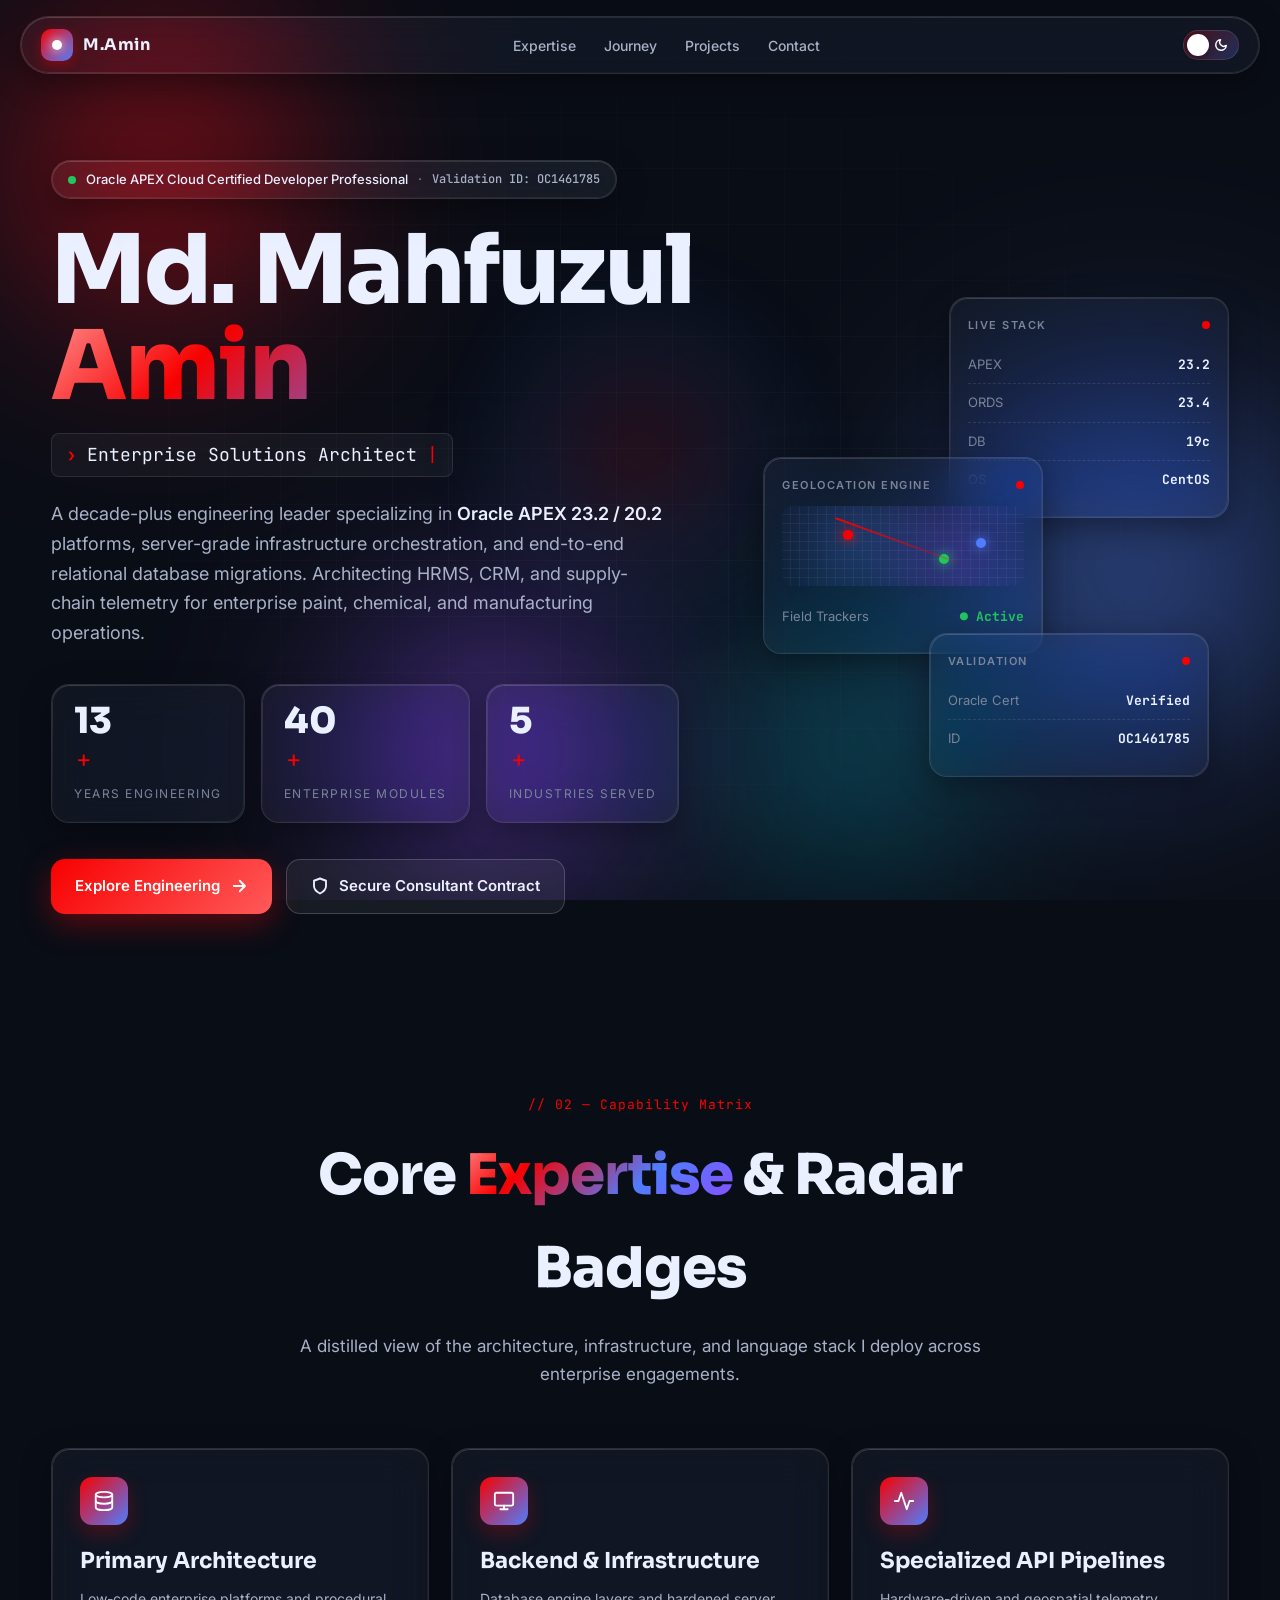
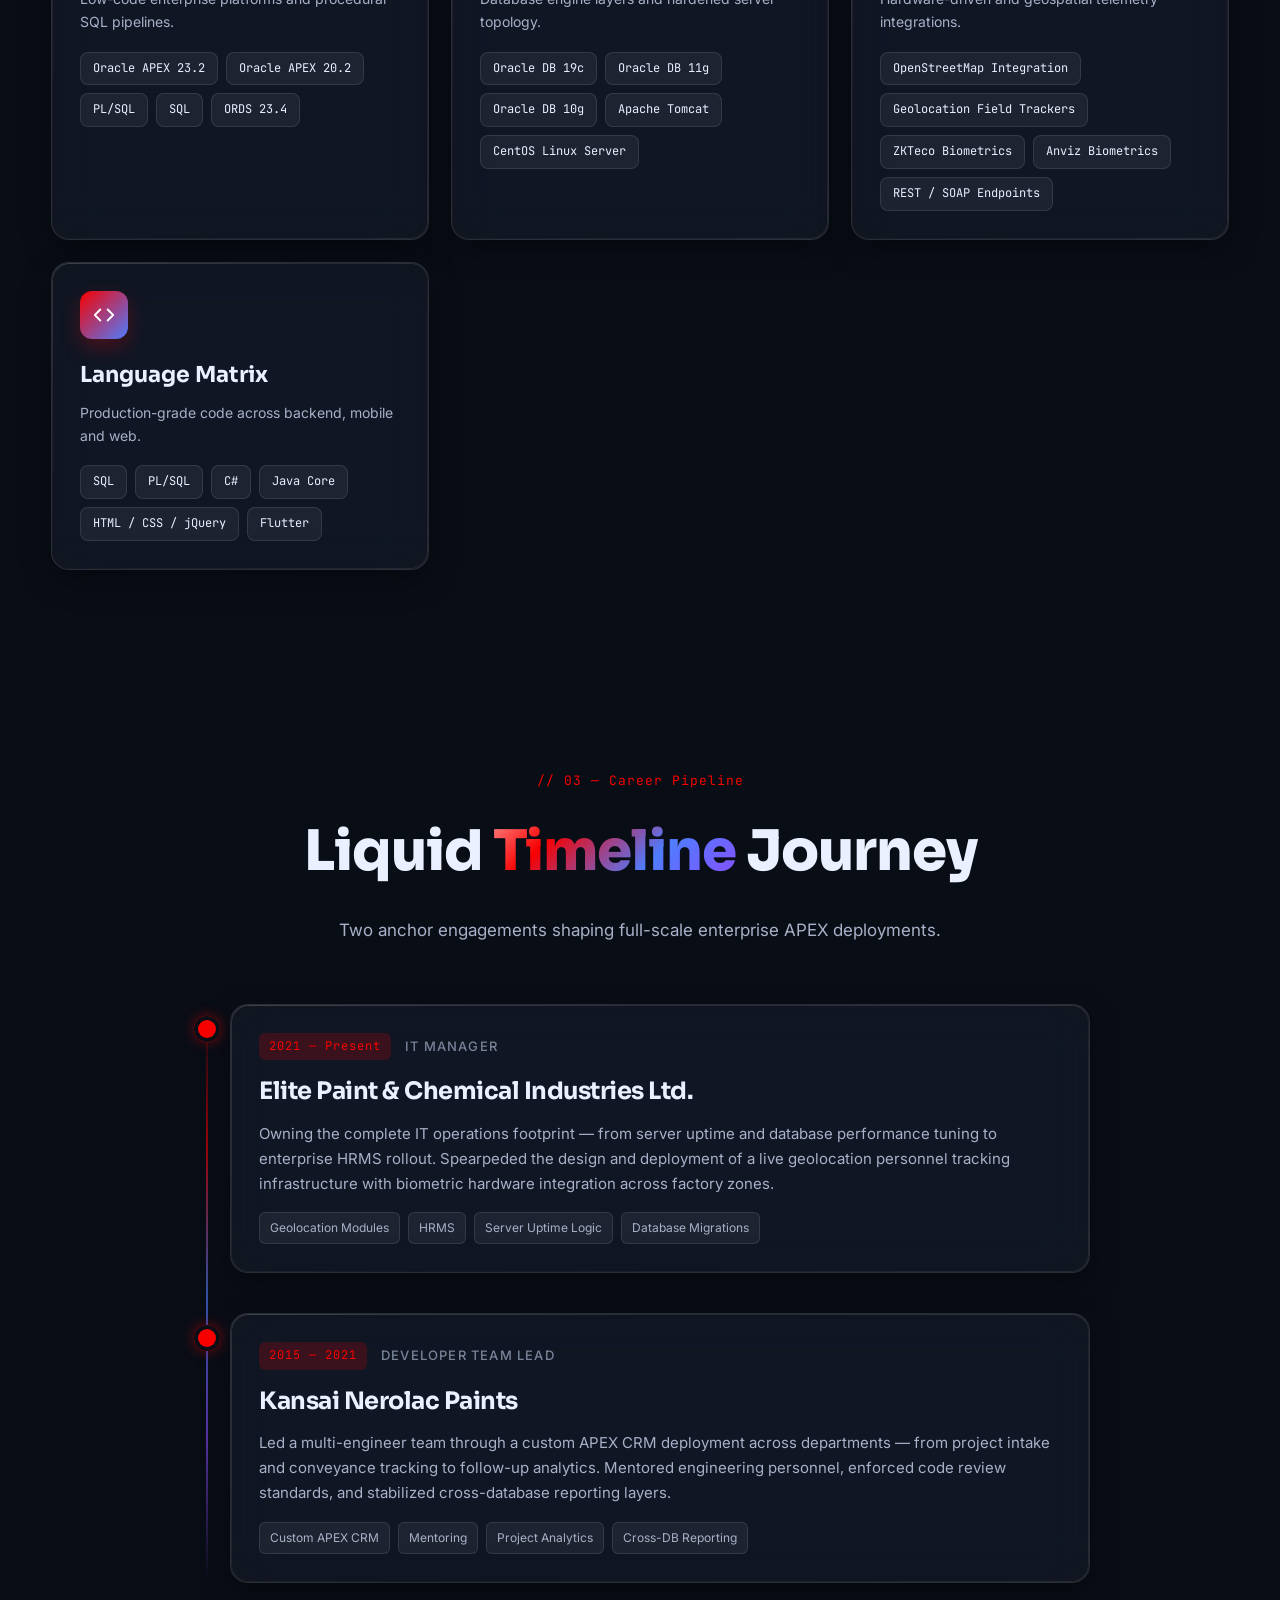
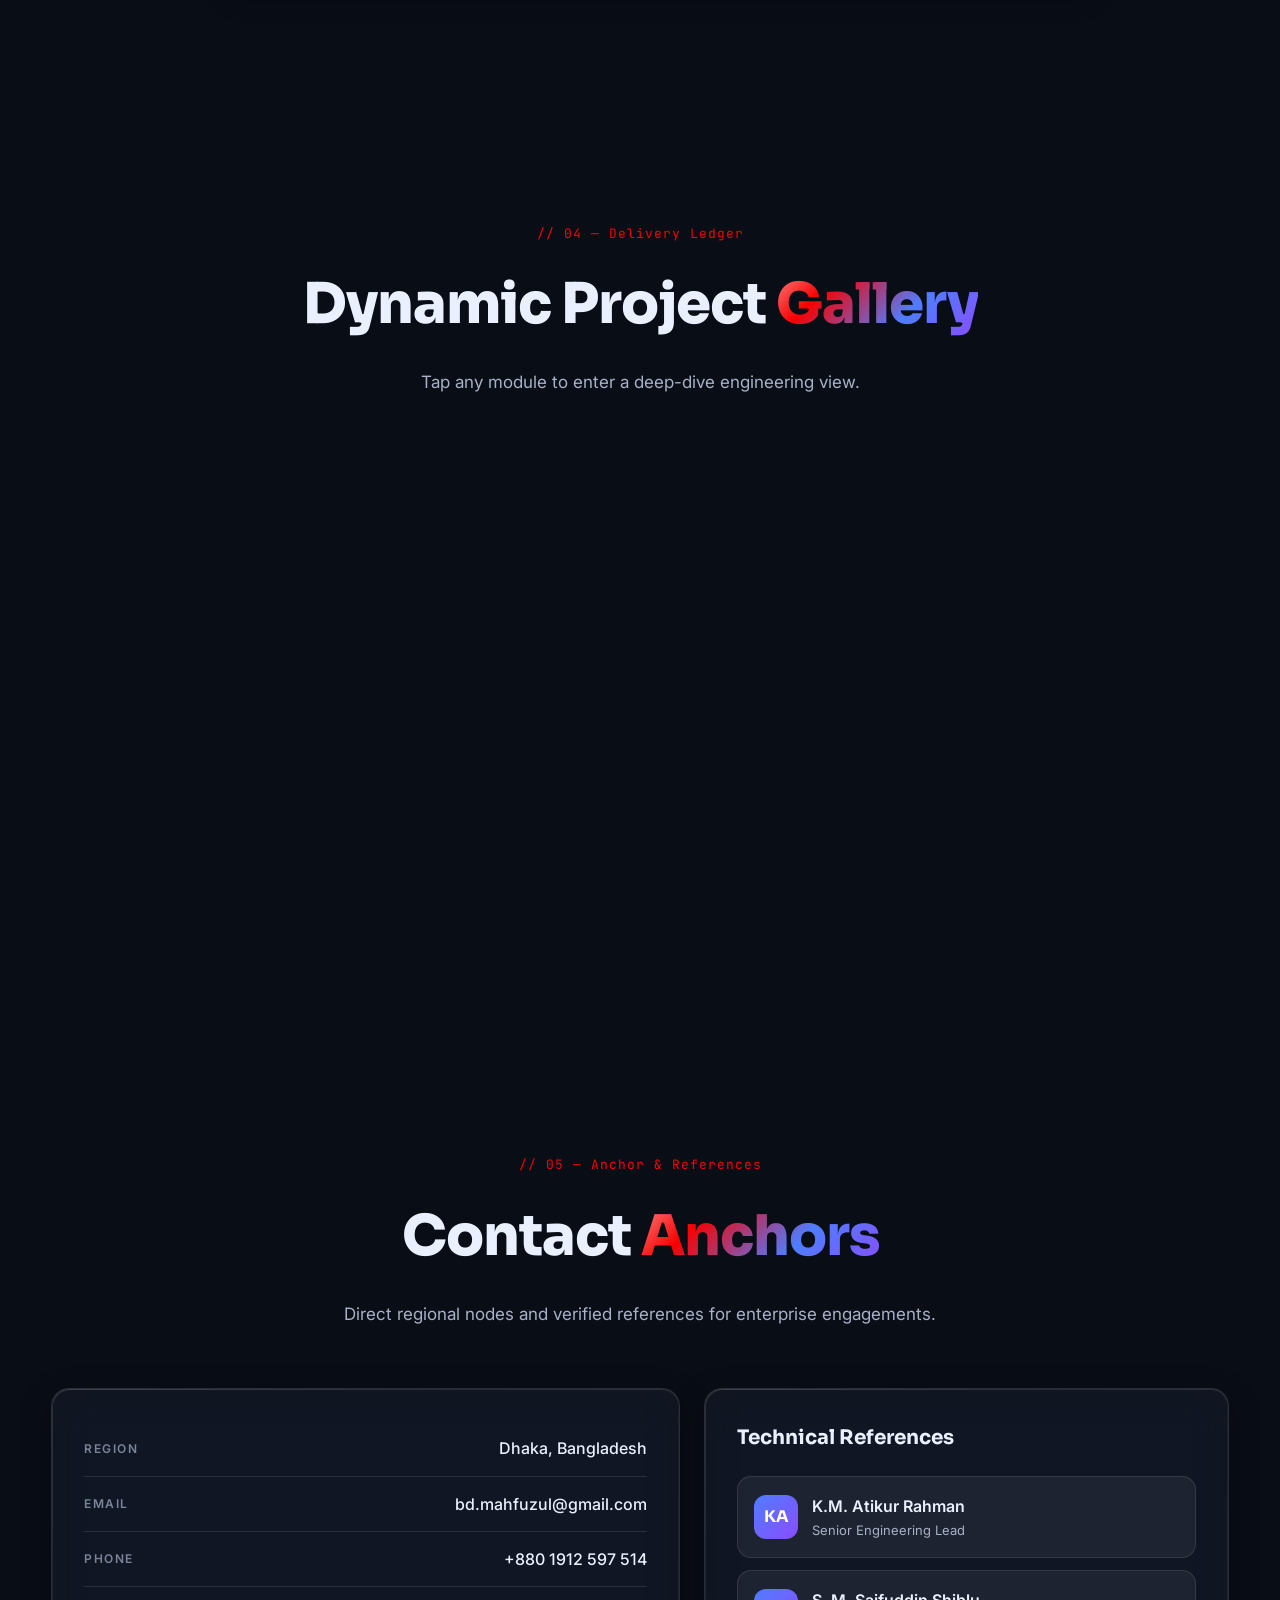
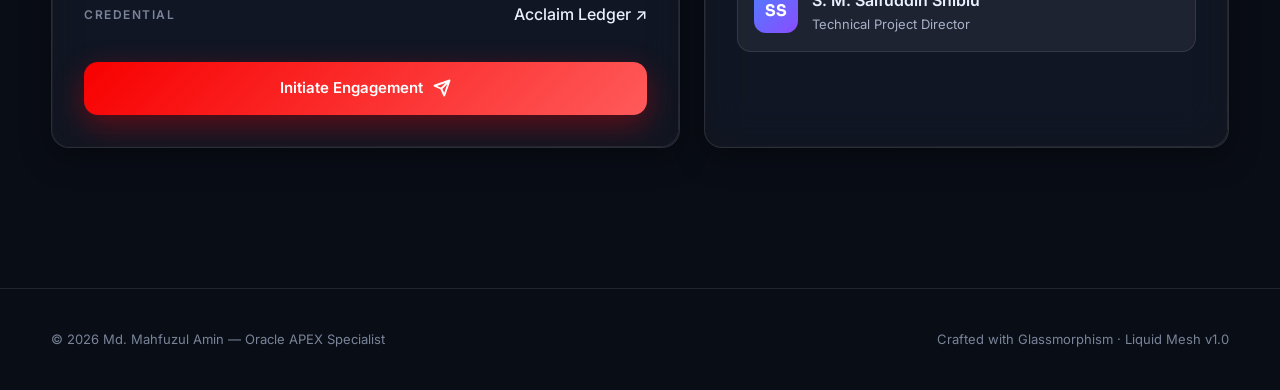
<file: index.html>
<!DOCTYPE html>
<html lang="en" data-theme="dark">
<head>
<meta charset="UTF-8" />
<meta name="viewport" content="width=device-width, initial-scale=1.0" />
<meta name="description" content="Md. Mahfuzul Amin — Enterprise Oracle APEX Specialist & IT Manager. 13+ years of full-stack engineering, server architectures, and relational database migrations." />
<meta name="theme-color" content="#090d16" />
<title>Md. Mahfuzul Amin — Oracle APEX Specialist & IT Manager</title>
<link rel="preconnect" href="https://fonts.googleapis.com">
<link rel="preconnect" href="https://fonts.gstatic.com" crossorigin>
<link href="https://fonts.googleapis.com/css2?family=Inter:wght@300;400;500;600;700;800;900&family=Sora:wght@400;600;700;800&family=JetBrains+Mono:wght@400;600&display=swap" rel="stylesheet">
<link rel="stylesheet" href="styles.css" />
</head>
<body>

<!-- Animated Liquid Background Mesh -->
<div class="liquid-mesh" aria-hidden="true">
  <span class="blob blob-1"></span>
  <span class="blob blob-2"></span>
  <span class="blob blob-3"></span>
  <span class="blob blob-4"></span>
  <span class="grid-overlay"></span>
</div>

<!-- Cursor Glow Follower -->
<div class="cursor-glow" id="cursorGlow" aria-hidden="true"></div>

<!-- Glass Navigation Bar -->
<header class="nav-shell" id="navShell">
  <nav class="nav-inner glass-panel">
    <a href="#hero" class="brand">
      <span class="brand-mark"><span class="brand-dot"></span></span>
      <span class="brand-text">M.Amin</span>
    </a>
    <ul class="nav-links" id="navLinks">
      <li><a href="#expertise">Expertise</a></li>
      <li><a href="#journey">Journey</a></li>
      <li><a href="#projects">Projects</a></li>
      <li><a href="#contact">Contact</a></li>
    </ul>
    <div class="nav-actions">
      <button class="theme-toggle" id="themeToggle" aria-label="Toggle theme">
        <span class="toggle-track">
          <span class="toggle-icon sun" aria-hidden="true">
            <svg width="14" height="14" viewBox="0 0 24 24" fill="none" stroke="currentColor" stroke-width="2.5" stroke-linecap="round" stroke-linejoin="round"><circle cx="12" cy="12" r="4"/><path d="M12 2v2M12 20v2M4.93 4.93l1.41 1.41M17.66 17.66l1.41 1.41M2 12h2M20 12h2M4.93 19.07l1.41-1.41M17.66 6.34l1.41-1.41"/></svg>
          </span>
          <span class="toggle-icon moon" aria-hidden="true">
            <svg width="14" height="14" viewBox="0 0 24 24" fill="none" stroke="currentColor" stroke-width="2.5" stroke-linecap="round" stroke-linejoin="round"><path d="M21 12.79A9 9 0 1 1 11.21 3 7 7 0 0 0 21 12.79z"/></svg>
          </span>
          <span class="toggle-thumb"></span>
        </span>
      </button>
      <button class="hamburger" id="hamburger" aria-label="Toggle navigation" aria-expanded="false">
        <span></span><span></span><span></span>
      </button>
    </div>
  </nav>
</header>

<main>

<!-- HERO -->
<section class="hero" id="hero">
  <div class="container">
    <div class="hero-grid">
      <div class="hero-content reveal" data-reveal-delay="0">
        <div class="credential-badge glass-panel">
          <span class="pulse-dot"></span>
          <span class="badge-text">Oracle APEX Cloud Certified Developer Professional</span>
          <span class="badge-sep">·</span>
          <span class="badge-id">Validation ID: OC1461785</span>
        </div>

        <h1 class="hero-title">
          <span class="title-line">Md. Mahfuzul</span>
          <span class="title-line gradient-text">Amin</span>
        </h1>

        <div class="role-rotator">
          <span class="role-prefix">›</span>
          <span class="role-text" id="roleText">Enterprise Solutions Architect</span>
          <span class="role-cursor">|</span>
        </div>

        <p class="hero-headline">
          A decade-plus engineering leader specializing in <strong>Oracle APEX 23.2 / 20.2</strong> platforms, server-grade infrastructure orchestration, and end-to-end relational database migrations. Architecting HRMS, CRM, and supply-chain telemetry for enterprise paint, chemical, and manufacturing operations.
        </p>

        <div class="hero-stats">
          <div class="stat-card glass-panel">
            <span class="stat-num" data-count="13">0</span><span class="stat-suffix">+</span>
            <span class="stat-label">Years Engineering</span>
          </div>
          <div class="stat-card glass-panel">
            <span class="stat-num" data-count="40">0</span><span class="stat-suffix">+</span>
            <span class="stat-label">Enterprise Modules</span>
          </div>
          <div class="stat-card glass-panel">
            <span class="stat-num" data-count="5">0</span><span class="stat-suffix">+</span>
            <span class="stat-label">Industries Served</span>
          </div>
        </div>

        <div class="hero-actions">
          <a href="#projects" class="btn btn-primary magnetic">
            <span>Explore Engineering</span>
            <svg width="18" height="18" viewBox="0 0 24 24" fill="none" stroke="currentColor" stroke-width="2.5" stroke-linecap="round" stroke-linejoin="round"><path d="M5 12h14M13 5l7 7-7 7"/></svg>
          </a>
          <a href="https://www.youracclaim.com/badges/0a1cb6f6-2753-4ee4-96ea-3e2d3f25f0c9" target="_blank" rel="noopener" class="btn btn-secondary magnetic">
            <svg width="18" height="18" viewBox="0 0 24 24" fill="none" stroke="currentColor" stroke-width="2.5" stroke-linecap="round" stroke-linejoin="round"><path d="M12 22s8-4 8-10V5l-8-3-8 3v7c0 6 8 10 8 10z"/></svg>
            <span>Secure Consultant Contract</span>
          </a>
        </div>
      </div>

      <aside class="hero-card-stack reveal" data-reveal-delay="200">
        <div class="floating-card glass-panel card-1">
          <div class="card-head">
            <span class="card-tag">Live Stack</span>
            <span class="card-pulse"></span>
          </div>
          <div class="card-body">
            <div class="kv"><span>APEX</span><strong>23.2</strong></div>
            <div class="kv"><span>ORDS</span><strong>23.4</strong></div>
            <div class="kv"><span>DB</span><strong>19c</strong></div>
            <div class="kv"><span>OS</span><strong>CentOS</strong></div>
          </div>
        </div>
        <div class="floating-card glass-panel card-2">
          <div class="card-head">
            <span class="card-tag">Geolocation Engine</span>
            <span class="card-pulse"></span>
          </div>
          <div class="card-body">
            <div class="map-stub">
              <span class="map-pin"></span>
              <span class="map-pin p2"></span>
              <span class="map-pin p3"></span>
              <span class="map-track"></span>
            </div>
            <div class="kv"><span>Field Trackers</span><strong class="ok">●&nbsp;Active</strong></div>
          </div>
        </div>
        <div class="floating-card glass-panel card-3">
          <div class="card-head">
            <span class="card-tag">Validation</span>
            <span class="card-pulse"></span>
          </div>
          <div class="card-body">
            <div class="kv"><span>Oracle Cert</span><strong>Verified</strong></div>
            <div class="kv"><span>ID</span><strong>OC1461785</strong></div>
          </div>
        </div>
      </aside>
    </div>
  </div>
</section>

<!-- EXPERTISE -->
<section class="section" id="expertise">
  <div class="container">
    <header class="section-head reveal">
      <span class="eyebrow">// 02 — Capability Matrix</span>
      <h2 class="section-title">Core <span class="gradient-text">Expertise</span> & Radar Badges</h2>
      <p class="section-sub">A distilled view of the architecture, infrastructure, and language stack I deploy across enterprise engagements.</p>
    </header>

    <div class="expertise-grid">
      <article class="expertise-card glass-panel reveal">
        <div class="expertise-icon">
          <svg width="22" height="22" viewBox="0 0 24 24" fill="none" stroke="currentColor" stroke-width="2" stroke-linecap="round" stroke-linejoin="round"><ellipse cx="12" cy="5" rx="9" ry="3"/><path d="M3 5v14c0 1.66 4 3 9 3s9-1.34 9-3V5"/><path d="M3 12c0 1.66 4 3 9 3s9-1.34 9-3"/></svg>
        </div>
        <h3>Primary Architecture</h3>
        <p>Low-code enterprise platforms and procedural SQL pipelines.</p>
        <ul class="chip-grid">
          <li class="chip">Oracle APEX 23.2</li>
          <li class="chip">Oracle APEX 20.2</li>
          <li class="chip">PL/SQL</li>
          <li class="chip">SQL</li>
          <li class="chip">ORDS 23.4</li>
        </ul>
      </article>

      <article class="expertise-card glass-panel reveal">
        <div class="expertise-icon">
          <svg width="22" height="22" viewBox="0 0 24 24" fill="none" stroke="currentColor" stroke-width="2" stroke-linecap="round" stroke-linejoin="round"><rect x="2" y="3" width="20" height="14" rx="2"/><path d="M8 21h8M12 17v4"/></svg>
        </div>
        <h3>Backend & Infrastructure</h3>
        <p>Database engine layers and hardened server topology.</p>
        <ul class="chip-grid">
          <li class="chip">Oracle DB 19c</li>
          <li class="chip">Oracle DB 11g</li>
          <li class="chip">Oracle DB 10g</li>
          <li class="chip">Apache Tomcat</li>
          <li class="chip">CentOS Linux Server</li>
        </ul>
      </article>

      <article class="expertise-card glass-panel reveal">
        <div class="expertise-icon">
          <svg width="22" height="22" viewBox="0 0 24 24" fill="none" stroke="currentColor" stroke-width="2" stroke-linecap="round" stroke-linejoin="round"><path d="M22 12h-4l-3 9L9 3l-3 9H2"/></svg>
        </div>
        <h3>Specialized API Pipelines</h3>
        <p>Hardware-driven and geospatial telemetry integrations.</p>
        <ul class="chip-grid">
          <li class="chip">OpenStreetMap Integration</li>
          <li class="chip">Geolocation Field Trackers</li>
          <li class="chip">ZKTeco Biometrics</li>
          <li class="chip">Anviz Biometrics</li>
          <li class="chip">REST / SOAP Endpoints</li>
        </ul>
      </article>

      <article class="expertise-card glass-panel reveal">
        <div class="expertise-icon">
          <svg width="22" height="22" viewBox="0 0 24 24" fill="none" stroke="currentColor" stroke-width="2" stroke-linecap="round" stroke-linejoin="round"><polyline points="16 18 22 12 16 6"/><polyline points="8 6 2 12 8 18"/></svg>
        </div>
        <h3>Language Matrix</h3>
        <p>Production-grade code across backend, mobile and web.</p>
        <ul class="chip-grid">
          <li class="chip">SQL</li>
          <li class="chip">PL/SQL</li>
          <li class="chip">C#</li>
          <li class="chip">Java Core</li>
          <li class="chip">HTML / CSS / jQuery</li>
          <li class="chip">Flutter</li>
        </ul>
      </article>
    </div>
  </div>
</section>

<!-- JOURNEY -->
<section class="section" id="journey">
  <div class="container">
    <header class="section-head reveal">
      <span class="eyebrow">// 03 — Career Pipeline</span>
      <h2 class="section-title">Liquid <span class="gradient-text">Timeline</span> Journey</h2>
      <p class="section-sub">Two anchor engagements shaping full-scale enterprise APEX deployments.</p>
    </header>

    <div class="timeline">
      <div class="timeline-rail" aria-hidden="true"></div>

      <article class="timeline-item reveal">
        <div class="timeline-marker">
          <span class="marker-pulse"></span>
          <span class="marker-dot"></span>
        </div>
        <div class="timeline-card glass-panel">
          <div class="timeline-meta">
            <span class="timeline-period">2021 — Present</span>
            <span class="timeline-role">IT Manager</span>
          </div>
          <h3 class="timeline-org">Elite Paint &amp; Chemical Industries Ltd.</h3>
          <p class="timeline-desc">Owning the complete IT operations footprint — from server uptime and database performance tuning to enterprise HRMS rollout. Spearpeded the design and deployment of a live geolocation personnel tracking infrastructure with biometric hardware integration across factory zones.</p>
          <ul class="timeline-tags">
            <li>Geolocation Modules</li>
            <li>HRMS</li>
            <li>Server Uptime Logic</li>
            <li>Database Migrations</li>
          </ul>
        </div>
      </article>

      <article class="timeline-item reveal">
        <div class="timeline-marker">
          <span class="marker-pulse"></span>
          <span class="marker-dot"></span>
        </div>
        <div class="timeline-card glass-panel">
          <div class="timeline-meta">
            <span class="timeline-period">2015 — 2021</span>
            <span class="timeline-role">Developer Team Lead</span>
          </div>
          <h3 class="timeline-org">Kansai Nerolac Paints</h3>
          <p class="timeline-desc">Led a multi-engineer team through a custom APEX CRM deployment across departments — from project intake and conveyance tracking to follow-up analytics. Mentored engineering personnel, enforced code review standards, and stabilized cross-database reporting layers.</p>
          <ul class="timeline-tags">
            <li>Custom APEX CRM</li>
            <li>Mentoring</li>
            <li>Project Analytics</li>
            <li>Cross-DB Reporting</li>
          </ul>
        </div>
      </article>
    </div>
  </div>
</section>

<!-- PROJECTS -->
<section class="section" id="projects">
  <div class="container">
    <header class="section-head reveal">
      <span class="eyebrow">// 04 — Delivery Ledger</span>
      <h2 class="section-title">Dynamic Project <span class="gradient-text">Gallery</span></h2>
      <p class="section-sub">Tap any module to enter a deep-dive engineering view.</p>
    </header>

    <div class="project-grid" id="projectGrid">
      <article class="project-card glass-panel reveal" data-project="svantex-traceability">
        <div class="project-thumb">
          <img src="TraceabilityDashboard.png" alt="Svantex Traceability preview" loading="lazy" />
          <div class="thumb-overlay">
            <span class="open-hint">Open Module</span>
          </div>
        </div>
        <div class="project-body">
          <h3>Svantex Traceability System</h3>
          <p>Supply-chain map engine powered by Oracle APEX 23.2 + ORDS 23.4 with an OpenStreetMap canvas for live shipment visualization.</p>
          <ul class="project-tech">
            <li>APEX 23.2</li>
            <li>ORDS 23.4</li>
            <li>OpenStreetMap</li>
            <li>PL/SQL</li>
          </ul>
        </div>
      </article>

      <article class="project-card glass-panel reveal" data-project="svantex-tna">
        <div class="project-thumb">
          <img src="TNADashboard.png" alt="Svantex TNA preview" loading="lazy" />
          <div class="thumb-overlay">
            <span class="open-hint">Open Module</span>
          </div>
        </div>
        <div class="project-body">
          <h3>Svantex Time &amp; Action (TNA)</h3>
          <p>Manufacturing controller mapping every production milestone with stage gates, escalations and bulk follow-up orchestration.</p>
          <ul class="project-tech">
            <li>APEX</li>
            <li>PL/SQL</li>
            <li>SQL Reports</li>
          </ul>
        </div>
      </article>

      <article class="project-card glass-panel reveal" data-project="hrms-geolocation">
        <div class="project-thumb">
          <img src="LeaveHome.png" alt="HRMS preview" loading="lazy" />
          <div class="thumb-overlay">
            <span class="open-hint">Open Module</span>
          </div>
        </div>
        <div class="project-body">
          <h3>Enterprise HRMS &amp; Live Geolocation</h3>
          <p>Personnel tracking infrastructure combining leave, attendance, biometric punch data and live field GPS mapping for field teams.</p>
          <ul class="project-tech">
            <li>APEX</li>
            <li>ZKTeco / Anviz</li>
            <li>Geolocation API</li>
            <li>REST / SOAP</li>
          </ul>
        </div>
      </article>
    </div>
  </div>
</section>

<!-- CONTACT -->
<section class="section" id="contact">
  <div class="container">
    <header class="section-head reveal">
      <span class="eyebrow">// 05 — Anchor &amp; References</span>
      <h2 class="section-title">Contact <span class="gradient-text">Anchors</span></h2>
      <p class="section-sub">Direct regional nodes and verified references for enterprise engagements.</p>
    </header>

    <div class="contact-grid">
      <div class="contact-card glass-panel reveal">
        <div class="contact-row">
          <span class="contact-label">Region</span>
          <span class="contact-value">Dhaka, Bangladesh</span>
        </div>
        <div class="contact-row">
          <span class="contact-label">Email</span>
          <a class="contact-value" href="mailto:bd.mahfuzul@gmail.com">bd.mahfuzul@gmail.com</a>
        </div>
        <div class="contact-row">
          <span class="contact-label">Phone</span>
          <a class="contact-value" href="tel:+8801912597514">+880 1912 597 514</a>
        </div>
        <div class="contact-row">
          <span class="contact-label">Credential</span>
          <a class="contact-value" href="https://www.youracclaim.com/badges/0a1cb6f6-2753-4ee4-96ea-3e2d3f25f0c9" target="_blank" rel="noopener">Acclaim Ledger ↗</a>
        </div>
        <a href="mailto:bd.mahfuzul@gmail.com?subject=Consultant%20Engagement" class="btn btn-primary magnetic contact-cta">
          <span>Initiate Engagement</span>
          <svg width="18" height="18" viewBox="0 0 24 24" fill="none" stroke="currentColor" stroke-width="2.5" stroke-linecap="round" stroke-linejoin="round"><path d="M22 2L11 13M22 2l-7 20-4-9-9-4 20-7z"/></svg>
        </a>
      </div>

      <div class="refs-card glass-panel reveal">
        <h3 class="refs-title">Technical References</h3>
        <div class="ref-row">
          <div class="ref-avatar">KA</div>
          <div class="ref-meta">
            <span class="ref-name">K.M. Atikur Rahman</span>
            <span class="ref-role">Senior Engineering Lead</span>
          </div>
        </div>
        <div class="ref-row">
          <div class="ref-avatar">SS</div>
          <div class="ref-meta">
            <span class="ref-name">S. M. Saifuddin Shiblu</span>
            <span class="ref-role">Technical Project Director</span>
          </div>
        </div>
      </div>
    </div>
  </div>
</section>

</main>

<!-- Footer -->
<footer class="footer">
  <div class="container footer-inner">
    <span>© <span id="year"></span> Md. Mahfuzul Amin — Oracle APEX Specialist</span>
    <span class="footer-meta">Crafted with Glassmorphism · Liquid Mesh v1.0</span>
  </div>
</footer>

<!-- PROJECT PHOTOMODAL -->
<div class="photomodal" id="photomodal" aria-hidden="true" role="dialog" aria-modal="true">
  <div class="photomodal-backdrop" data-close="1"></div>
  <div class="photomodal-shell glass-panel">
    <button class="photomodal-close" id="photomodalClose" aria-label="Close">
      <svg width="20" height="20" viewBox="0 0 24 24" fill="none" stroke="currentColor" stroke-width="2.5" stroke-linecap="round" stroke-linejoin="round"><path d="M18 6L6 18M6 6l12 12"/></svg>
    </button>
    <div class="photomodal-grid">
      <div class="photomodal-media" id="photomodalMedia"></div>
      <div class="photomodal-content" id="photomodalContent"></div>
    </div>
  </div>
</div>

<script src="app.js"></script>
</body>
</html>
</file>
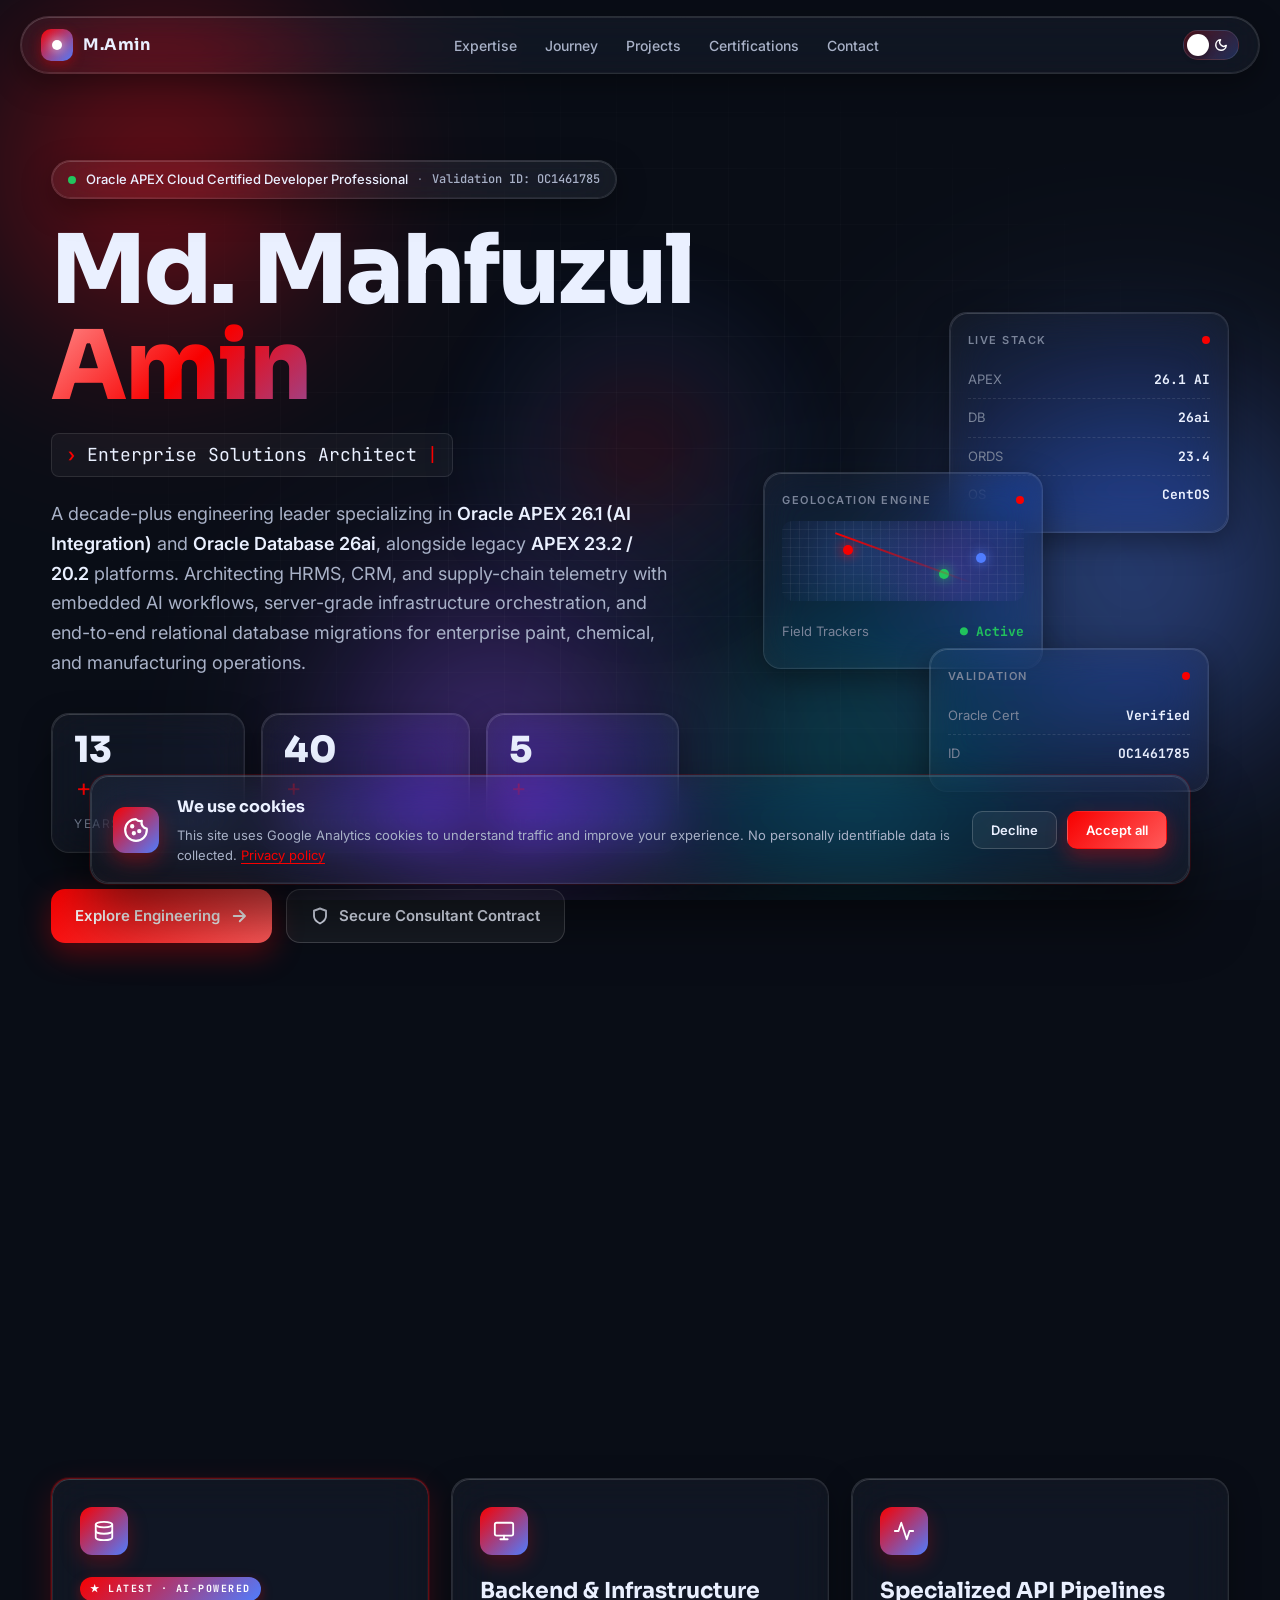
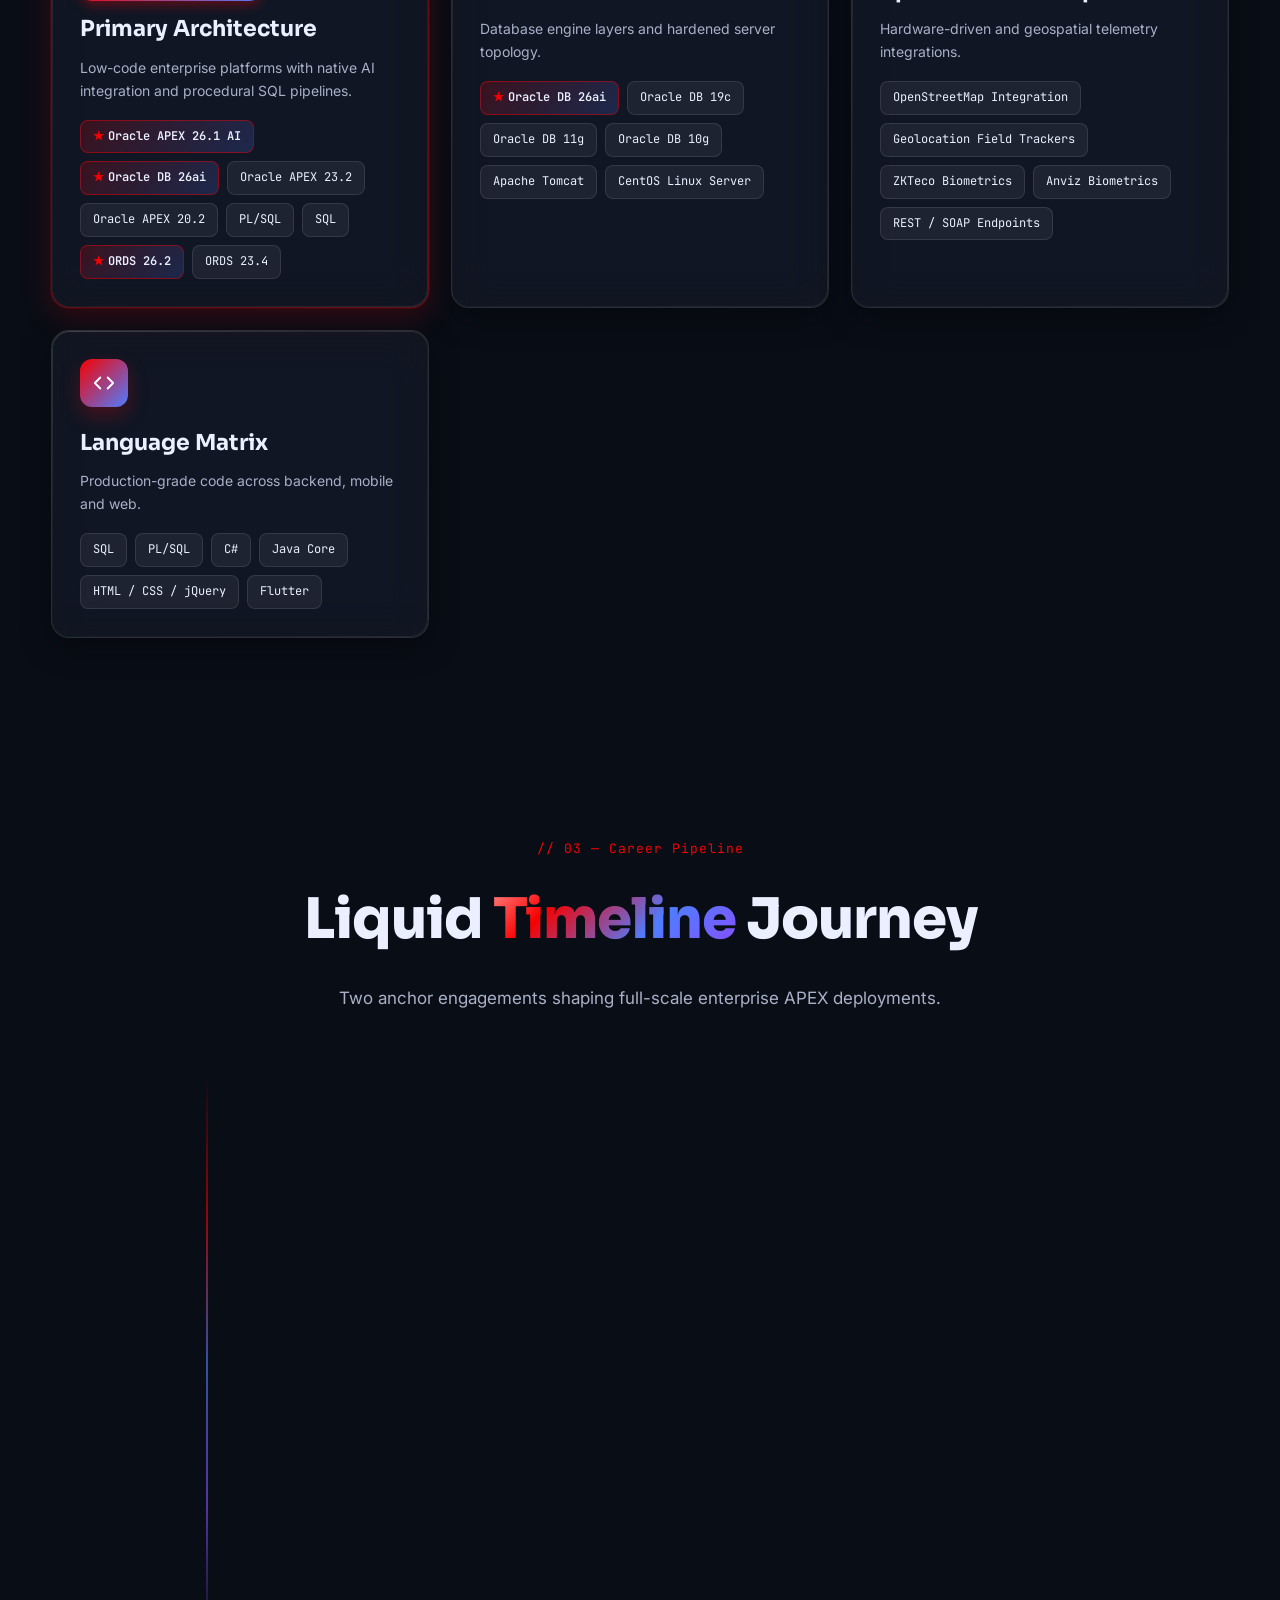
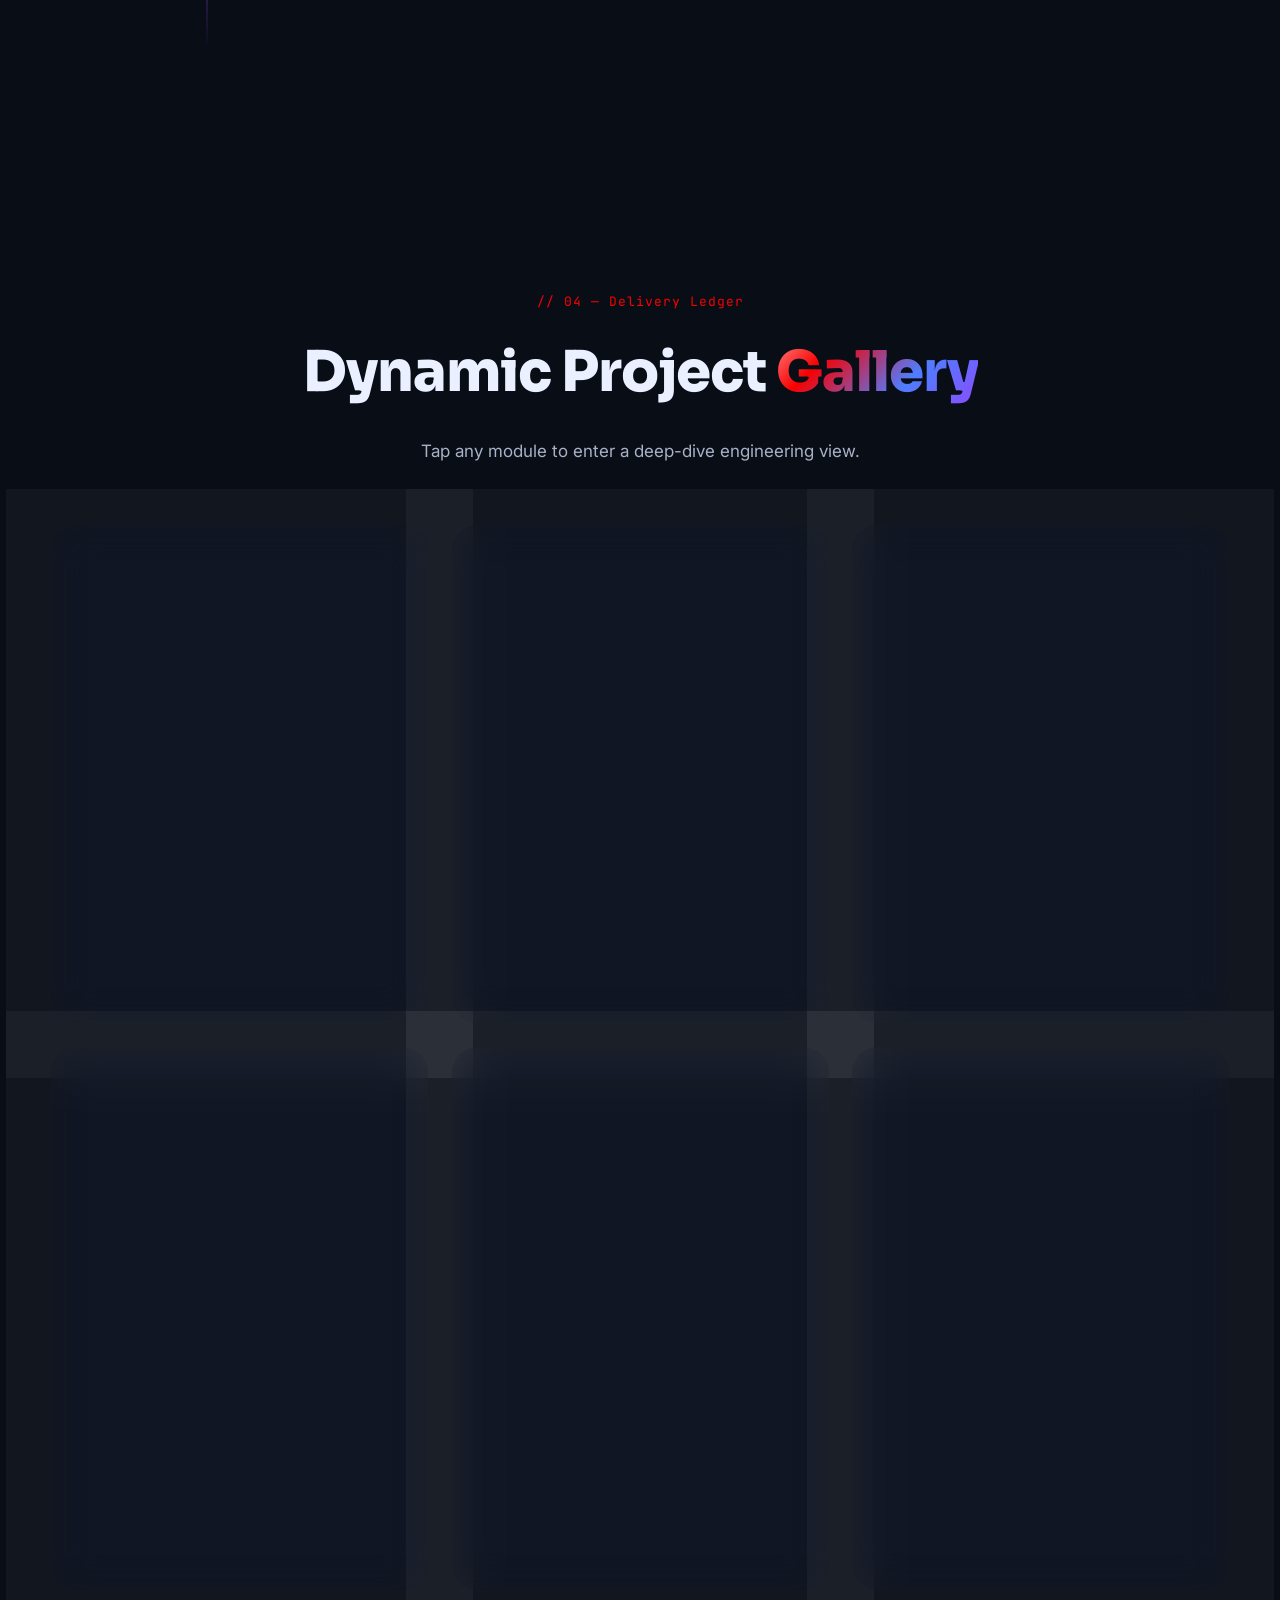
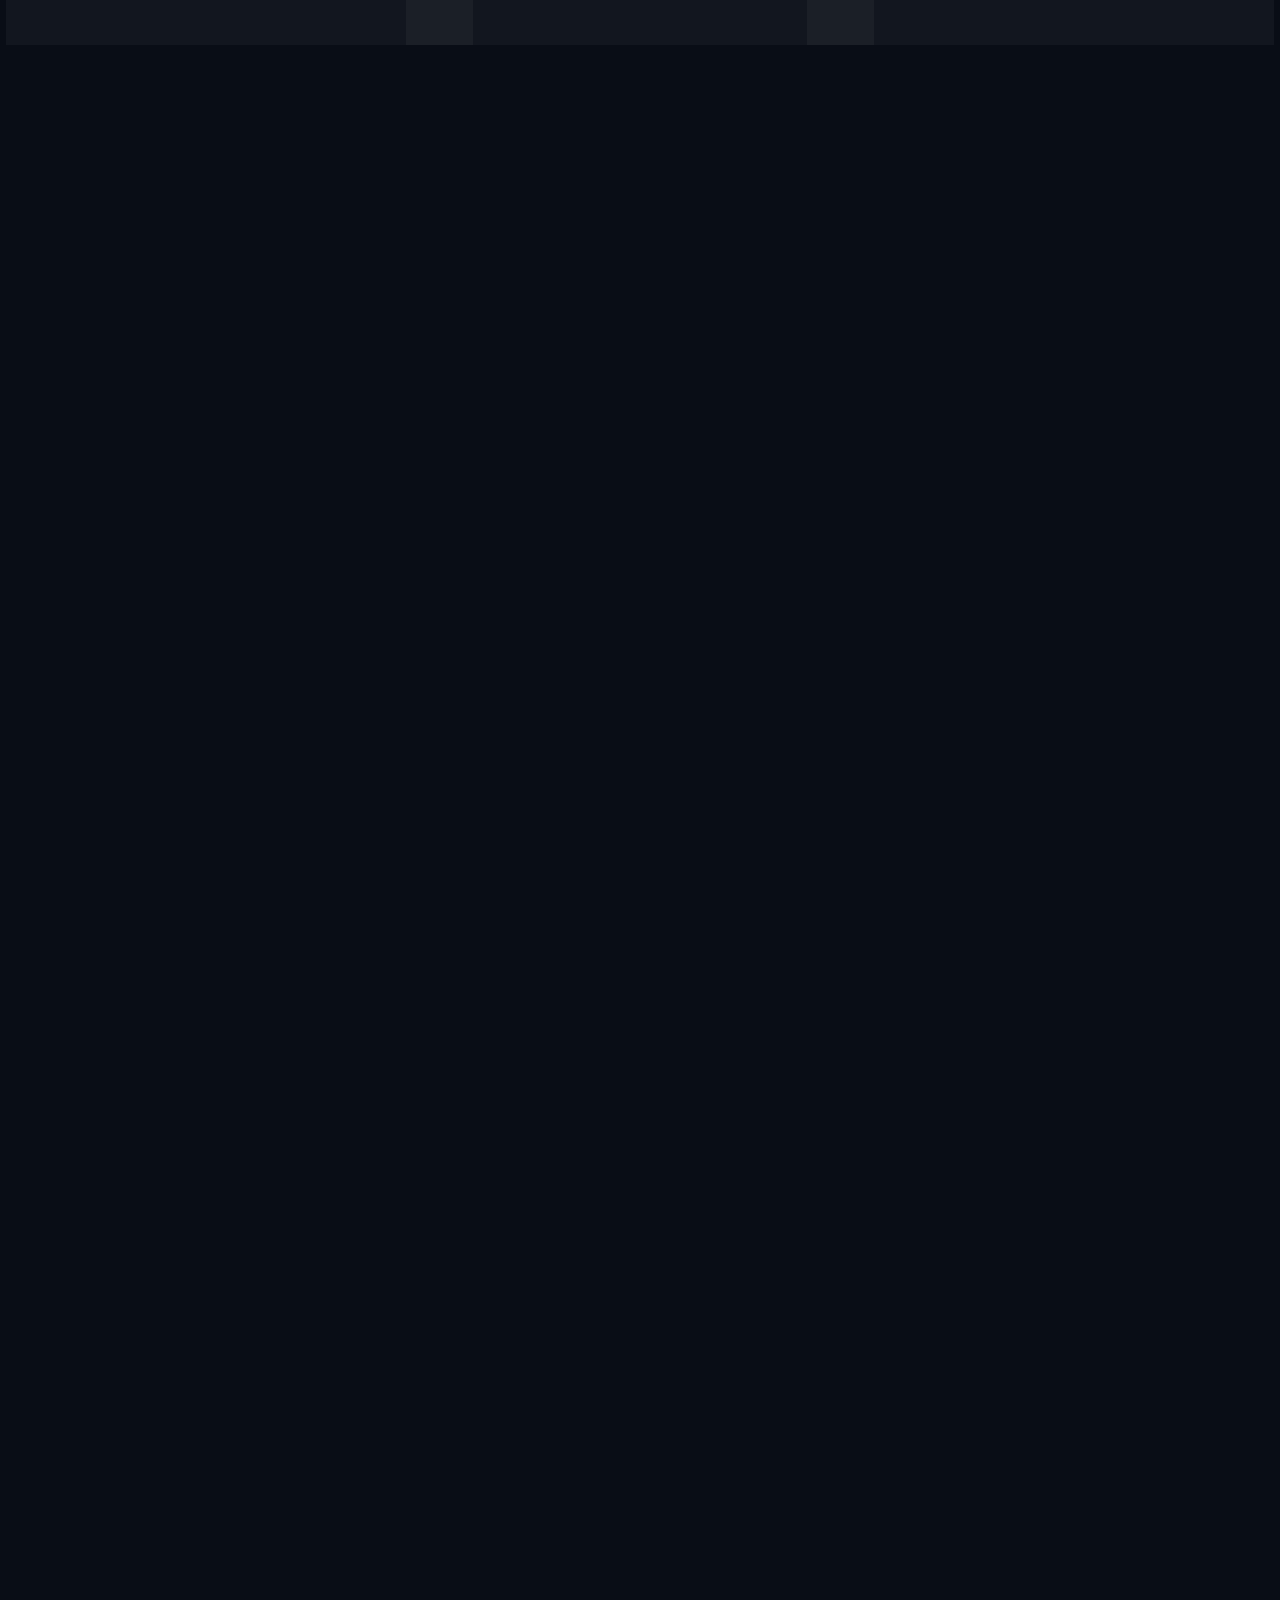
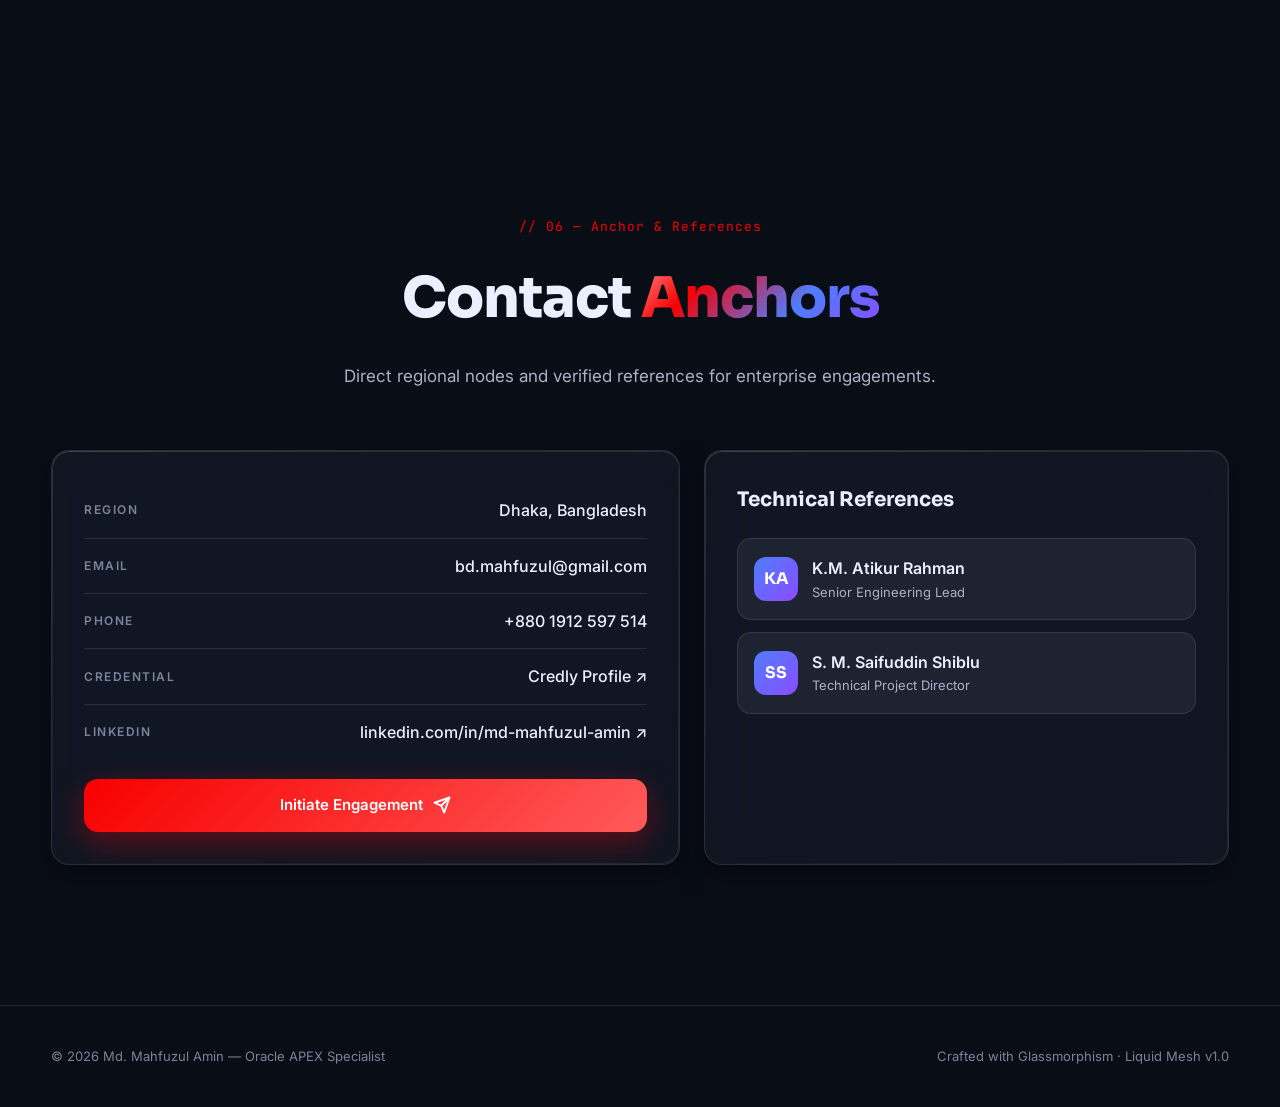
<file: docs/index.html>
<!DOCTYPE html>
<html lang="en" data-theme="dark">
<head>
<meta charset="UTF-8" />
<meta name="viewport" content="width=device-width, initial-scale=1.0" />
<meta name="description" content="Md. Mahfuzul Amin — Enterprise Oracle APEX Specialist & IT Manager. 13+ years of full-stack engineering, server architectures, and relational database migrations." />
<meta name="theme-color" content="#090d16" />
<title>Md. Mahfuzul Amin — Oracle APEX Specialist & IT Manager</title>

<!-- Google tag (gtag.js) -->
<script async src="https://www.googletagmanager.com/gtag/js?id=G-W89D3Q102G"></script>
<script>
  window.dataLayer = window.dataLayer || [];
  function gtag(){dataLayer.push(arguments);}
  gtag('js', new Date());

  gtag('config', 'G-W89D3Q102G');
</script>

<link rel="preconnect" href="https://fonts.googleapis.com">
<link rel="preconnect" href="https://fonts.gstatic.com" crossorigin>
<link href="https://fonts.googleapis.com/css2?family=Inter:wght@300;400;500;600;700;800;900&family=Sora:wght@400;600;700;800&family=JetBrains+Mono:wght@400;600&display=swap" rel="stylesheet">
<link rel="stylesheet" href="styles.css" />
</head>
<body>

<!-- Animated Liquid Background Mesh -->
<div class="liquid-mesh" aria-hidden="true">
  <span class="blob blob-1"></span>
  <span class="blob blob-2"></span>
  <span class="blob blob-3"></span>
  <span class="blob blob-4"></span>
  <span class="grid-overlay"></span>
</div>

<!-- Cursor Glow Follower -->
<div class="cursor-glow" id="cursorGlow" aria-hidden="true"></div>

<!-- Glass Navigation Bar -->
<header class="nav-shell" id="navShell">
  <nav class="nav-inner glass-panel">
    <a href="#hero" class="brand">
      <span class="brand-mark"><span class="brand-dot"></span></span>
      <span class="brand-text">M.Amin</span>
    </a>
    <ul class="nav-links" id="navLinks">
      <li><a href="#expertise">Expertise</a></li>
      <li><a href="#journey">Journey</a></li>
      <li><a href="#projects">Projects</a></li>
      <li><a href="#certifications">Certifications</a></li>
      <li><a href="#contact">Contact</a></li>
    </ul>
    <div class="nav-actions">
      <button class="theme-toggle" id="themeToggle" aria-label="Toggle theme">
        <span class="toggle-track">
          <span class="toggle-icon sun" aria-hidden="true">
            <svg width="14" height="14" viewBox="0 0 24 24" fill="none" stroke="currentColor" stroke-width="2.5" stroke-linecap="round" stroke-linejoin="round"><circle cx="12" cy="12" r="4"/><path d="M12 2v2M12 20v2M4.93 4.93l1.41 1.41M17.66 17.66l1.41 1.41M2 12h2M20 12h2M4.93 19.07l1.41-1.41M17.66 6.34l1.41-1.41"/></svg>
          </span>
          <span class="toggle-icon moon" aria-hidden="true">
            <svg width="14" height="14" viewBox="0 0 24 24" fill="none" stroke="currentColor" stroke-width="2.5" stroke-linecap="round" stroke-linejoin="round"><path d="M21 12.79A9 9 0 1 1 11.21 3 7 7 0 0 0 21 12.79z"/></svg>
          </span>
          <span class="toggle-thumb"></span>
        </span>
      </button>
      <button class="hamburger" id="hamburger" aria-label="Toggle navigation" aria-expanded="false">
        <span></span><span></span><span></span>
      </button>
    </div>
  </nav>
</header>

<main>

<!-- HERO -->
<section class="hero" id="hero">
  <div class="container">
    <div class="hero-grid">
      <div class="hero-content reveal" data-reveal-delay="0">
        <div class="credential-badge glass-panel">
          <span class="pulse-dot"></span>
          <span class="badge-text">Oracle APEX Cloud Certified Developer Professional</span>
          <span class="badge-sep">·</span>
          <span class="badge-id">Validation ID: OC1461785</span>
        </div>

        <h1 class="hero-title">
          <span class="title-line">Md. Mahfuzul</span>
          <span class="title-line gradient-text">Amin</span>
        </h1>

        <div class="role-rotator">
          <span class="role-prefix">›</span>
          <span class="role-text" id="roleText">Enterprise Solutions Architect</span>
          <span class="role-cursor">|</span>
        </div>

        <p class="hero-headline">
          A decade-plus engineering leader specializing in <strong>Oracle APEX 26.1 (AI Integration)</strong> and <strong>Oracle Database 26ai</strong>, alongside legacy <strong>APEX 23.2 / 20.2</strong> platforms. Architecting HRMS, CRM, and supply-chain telemetry with embedded AI workflows, server-grade infrastructure orchestration, and end-to-end relational database migrations for enterprise paint, chemical, and manufacturing operations.
        </p>

        <div class="hero-stats">
          <div class="stat-card glass-panel">
            <span class="stat-num" data-count="13">0</span><span class="stat-suffix">+</span>
            <span class="stat-label">Years Engineering</span>
          </div>
          <div class="stat-card glass-panel">
            <span class="stat-num" data-count="40">0</span><span class="stat-suffix">+</span>
            <span class="stat-label">Enterprise Modules</span>
          </div>
          <div class="stat-card glass-panel">
            <span class="stat-num" data-count="5">0</span><span class="stat-suffix">+</span>
            <span class="stat-label">Industries Served</span>
          </div>
        </div>

        <div class="hero-actions">
          <a href="#projects" class="btn btn-primary magnetic">
            <span>Explore Engineering</span>
            <svg width="18" height="18" viewBox="0 0 24 24" fill="none" stroke="currentColor" stroke-width="2.5" stroke-linecap="round" stroke-linejoin="round"><path d="M5 12h14M13 5l7 7-7 7"/></svg>
          </a>
          <a href="https://www.credly.com/users/md-mahfuzul-amin" target="_blank" rel="noopener" class="btn btn-secondary magnetic">
            <svg width="18" height="18" viewBox="0 0 24 24" fill="none" stroke="currentColor" stroke-width="2.5" stroke-linecap="round" stroke-linejoin="round"><path d="M12 22s8-4 8-10V5l-8-3-8 3v7c0 6 8 10 8 10z"/></svg>
            <span>Secure Consultant Contract</span>
          </a>
        </div>
      </div>

      <aside class="hero-card-stack reveal" data-reveal-delay="200">
        <div class="floating-card glass-panel card-1">
          <div class="card-head">
            <span class="card-tag">Live Stack</span>
            <span class="card-pulse"></span>
          </div>
          <div class="card-body">
            <div class="kv"><span>APEX</span><strong>26.1 AI</strong></div>
            <div class="kv"><span>DB</span><strong>26ai</strong></div>
            <div class="kv"><span>ORDS</span><strong>23.4</strong></div>
            <div class="kv"><span>OS</span><strong>CentOS</strong></div>
          </div>
        </div>
        <div class="floating-card glass-panel card-2">
          <div class="card-head">
            <span class="card-tag">Geolocation Engine</span>
            <span class="card-pulse"></span>
          </div>
          <div class="card-body">
            <div class="map-stub">
              <span class="map-pin"></span>
              <span class="map-pin p2"></span>
              <span class="map-pin p3"></span>
              <span class="map-track"></span>
            </div>
            <div class="kv"><span>Field Trackers</span><strong class="ok">●&nbsp;Active</strong></div>
          </div>
        </div>
        <div class="floating-card glass-panel card-3">
          <div class="card-head">
            <span class="card-tag">Validation</span>
            <span class="card-pulse"></span>
          </div>
          <div class="card-body">
            <div class="kv"><span>Oracle Cert</span><strong>Verified</strong></div>
            <div class="kv"><span>ID</span><strong>OC1461785</strong></div>
          </div>
        </div>
      </aside>
    </div>
  </div>
</section>

<!-- EXPERTISE -->
<section class="section" id="expertise">
  <div class="container">
    <header class="section-head reveal">
      <span class="eyebrow">// 02 — Capability Matrix</span>
      <h2 class="section-title">Core <span class="gradient-text">Expertise</span> & Radar Badges</h2>
      <p class="section-sub">A distilled view of the architecture, infrastructure, and language stack I deploy across enterprise engagements.</p>
    </header>

    <div class="expertise-grid">
      <article class="expertise-card glass-panel reveal highlight-card">
        <div class="expertise-icon">
          <svg width="22" height="22" viewBox="0 0 24 24" fill="none" stroke="currentColor" stroke-width="2" stroke-linecap="round" stroke-linejoin="round"><ellipse cx="12" cy="5" rx="9" ry="3"/><path d="M3 5v14c0 1.66 4 3 9 3s9-1.34 9-3V5"/><path d="M3 12c0 1.66 4 3 9 3s9-1.34 9-3"/></svg>
        </div>
        <span class="highlight-flag">★ Latest · AI-Powered</span>
        <h3>Primary Architecture</h3>
        <p>Low-code enterprise platforms with native AI integration and procedural SQL pipelines.</p>
        <ul class="chip-grid">
          <li class="chip chip-latest">Oracle APEX 26.1 AI</li>
          <li class="chip chip-latest">Oracle DB 26ai</li>
          <li class="chip">Oracle APEX 23.2</li>
          <li class="chip">Oracle APEX 20.2</li>
          <li class="chip">PL/SQL</li>
          <li class="chip">SQL</li>
          <li class="chip chip-latest">ORDS 26.2</li>
          <li class="chip">ORDS 23.4</li>
        </ul>
      </article>

      <article class="expertise-card glass-panel reveal">
        <div class="expertise-icon">
          <svg width="22" height="22" viewBox="0 0 24 24" fill="none" stroke="currentColor" stroke-width="2" stroke-linecap="round" stroke-linejoin="round"><rect x="2" y="3" width="20" height="14" rx="2"/><path d="M8 21h8M12 17v4"/></svg>
        </div>
        <h3>Backend & Infrastructure</h3>
        <p>Database engine layers and hardened server topology.</p>
        <ul class="chip-grid">
          <li class="chip chip-latest">Oracle DB 26ai</li>
          <li class="chip">Oracle DB 19c</li>
          <li class="chip">Oracle DB 11g</li>
          <li class="chip">Oracle DB 10g</li>
          <li class="chip">Apache Tomcat</li>
          <li class="chip">CentOS Linux Server</li>
        </ul>
      </article>

      <article class="expertise-card glass-panel reveal">
        <div class="expertise-icon">
          <svg width="22" height="22" viewBox="0 0 24 24" fill="none" stroke="currentColor" stroke-width="2" stroke-linecap="round" stroke-linejoin="round"><path d="M22 12h-4l-3 9L9 3l-3 9H2"/></svg>
        </div>
        <h3>Specialized API Pipelines</h3>
        <p>Hardware-driven and geospatial telemetry integrations.</p>
        <ul class="chip-grid">
          <li class="chip">OpenStreetMap Integration</li>
          <li class="chip">Geolocation Field Trackers</li>
          <li class="chip">ZKTeco Biometrics</li>
          <li class="chip">Anviz Biometrics</li>
          <li class="chip">REST / SOAP Endpoints</li>
        </ul>
      </article>

      <article class="expertise-card glass-panel reveal">
        <div class="expertise-icon">
          <svg width="22" height="22" viewBox="0 0 24 24" fill="none" stroke="currentColor" stroke-width="2" stroke-linecap="round" stroke-linejoin="round"><polyline points="16 18 22 12 16 6"/><polyline points="8 6 2 12 8 18"/></svg>
        </div>
        <h3>Language Matrix</h3>
        <p>Production-grade code across backend, mobile and web.</p>
        <ul class="chip-grid">
          <li class="chip">SQL</li>
          <li class="chip">PL/SQL</li>
          <li class="chip">C#</li>
          <li class="chip">Java Core</li>
          <li class="chip">HTML / CSS / jQuery</li>
          <li class="chip">Flutter</li>
        </ul>
      </article>
    </div>
  </div>
</section>

<!-- JOURNEY -->
<section class="section" id="journey">
  <div class="container">
    <header class="section-head reveal">
      <span class="eyebrow">// 03 — Career Pipeline</span>
      <h2 class="section-title">Liquid <span class="gradient-text">Timeline</span> Journey</h2>
      <p class="section-sub">Two anchor engagements shaping full-scale enterprise APEX deployments.</p>
    </header>

    <div class="timeline">
      <div class="timeline-rail" aria-hidden="true"></div>

      <article class="timeline-item reveal">
        <div class="timeline-marker">
          <span class="marker-pulse"></span>
          <span class="marker-dot"></span>
        </div>
        <div class="timeline-card glass-panel">
          <div class="timeline-meta">
            <span class="timeline-period">2021 — Present</span>
            <span class="timeline-role">IT Manager</span>
          </div>
          <h3 class="timeline-org">Elite Paint &amp; Chemical Industries Ltd.</h3>
          <p class="timeline-desc">Owning the complete IT operations footprint — from server uptime and database performance tuning to enterprise HRMS rollout. Spearpeded the design and deployment of a live geolocation personnel tracking infrastructure with biometric hardware integration across factory zones.</p>
          <ul class="timeline-tags">
            <li>Geolocation Modules</li>
            <li>HRMS</li>
            <li>Server Uptime Logic</li>
            <li>Database Migrations</li>
          </ul>
        </div>
      </article>

      <article class="timeline-item reveal">
        <div class="timeline-marker">
          <span class="marker-pulse"></span>
          <span class="marker-dot"></span>
        </div>
        <div class="timeline-card glass-panel">
          <div class="timeline-meta">
            <span class="timeline-period">2015 — 2021</span>
            <span class="timeline-role">Developer Team Lead</span>
          </div>
          <h3 class="timeline-org">Kansai Nerolac Paints</h3>
          <p class="timeline-desc">Led a multi-engineer team through a custom APEX CRM deployment across departments — from project intake and conveyance tracking to follow-up analytics. Mentored engineering personnel, enforced code review standards, and stabilized cross-database reporting layers.</p>
          <ul class="timeline-tags">
            <li>Custom APEX CRM</li>
            <li>Mentoring</li>
            <li>Project Analytics</li>
            <li>Cross-DB Reporting</li>
          </ul>
        </div>
      </article>
    </div>
  </div>
</section>

<!-- PROJECTS -->
<section class="section" id="projects">
  <div class="container">
    <header class="section-head reveal">
      <span class="eyebrow">// 04 — Delivery Ledger</span>
      <h2 class="section-title">Dynamic Project <span class="gradient-text">Gallery</span></h2>
      <p class="section-sub">Tap any module to enter a deep-dive engineering view.</p>
    </header>

    <div class="project-grid" id="projectGrid">
      <article class="project-card glass-panel reveal" data-project="svantex-traceability">
        <div class="project-thumb">
          <img src="TraceabilityDashboard.png" alt="Svantex Traceability preview" loading="lazy" />
          <div class="thumb-overlay">
            <span class="open-hint">Open Module</span>
          </div>
        </div>
        <div class="project-body">
          <h3>Svantex Traceability System</h3>
          <p>Supply-chain map engine powered by Oracle APEX 23.2 + ORDS 26.2 with an OpenStreetMap canvas for live shipment visualization.</p>
          <ul class="project-tech">
            <li>APEX 23.2</li>
            <li>ORDS 26.2</li>
            <li>OpenStreetMap</li>
            <li>PL/SQL</li>
          </ul>
        </div>
      </article>

      <article class="project-card glass-panel reveal" data-project="svantex-tna">
        <div class="project-thumb">
          <img src="TNADashboard.png" alt="Svantex TNA preview" loading="lazy" />
          <div class="thumb-overlay">
            <span class="open-hint">Open Module</span>
          </div>
        </div>
        <div class="project-body">
          <h3>Svantex Time &amp; Action (TNA)</h3>
          <p>Manufacturing controller mapping every production milestone with stage gates, escalations and bulk follow-up orchestration.</p>
          <ul class="project-tech">
            <li>APEX</li>
            <li>PL/SQL</li>
            <li>SQL Reports</li>
          </ul>
        </div>
      </article>

      <article class="project-card glass-panel reveal" data-project="hrms-geolocation">
        <div class="project-thumb">
          <img src="LeaveHome.png" alt="HRMS preview" loading="lazy" />
          <div class="thumb-overlay">
            <span class="open-hint">Open Module</span>
          </div>
        </div>
        <div class="project-body">
          <h3>Enterprise HRMS &amp; Live Geolocation</h3>
          <p>Personnel tracking infrastructure combining leave, attendance, biometric punch data and live field GPS mapping for field teams.</p>
          <ul class="project-tech">
            <li>APEX</li>
            <li>ZKTeco / Anviz</li>
            <li>Geolocation API</li>
            <li>REST / SOAP</li>
          </ul>
        </div>
      </article>

      <article class="project-card glass-panel reveal" data-project="procurement">
        <div class="project-thumb">
          <img src="ProcurementHome.png" alt="Procurement preview" loading="lazy" />
          <div class="thumb-overlay">
            <span class="open-hint">Open Module</span>
          </div>
        </div>
        <div class="project-body">
          <h3>Procurement Management &amp; CS Approval</h3>
          <p>End-to-end procurement workflow with a comparative statement (CS) approval pipeline that routes every requisition to stakeholders via automated email notifications.</p>
          <ul class="project-tech">
            <li>Oracle DB 11g</li>
            <li>Oracle APEX 18</li>
            <li>Oracle AS 10g</li>
            <li>SMTP Notifications</li>
          </ul>
        </div>
      </article>

      <article class="project-card glass-panel reveal" data-project="vehicle">
        <div class="project-thumb">
          <img src="VehicleHome.png" alt="Vehicle Management preview" loading="lazy" />
          <div class="thumb-overlay">
            <span class="open-hint">Open Module</span>
          </div>
        </div>
        <div class="project-body">
          <h3>Vehicle Management System</h3>
          <p>Full-spectrum fleet operations covering repair requisitions, fuel billing and maintenance schedules — all stitched into a single APEX dashboard.</p>
          <ul class="project-tech">
            <li>Oracle DB 11g</li>
            <li>Oracle APEX 18</li>
            <li>Oracle Reports</li>
            <li>PL/SQL</li>
          </ul>
        </div>
      </article>

      <article class="project-card glass-panel reveal" data-project="nageshwari-academy">
        <div class="project-thumb">
          <img src="NageshwariDoyamoyeePilotAcademy_Home.png" alt="Nageshwari Doyamoyee Pilot Academy preview" loading="lazy" />
          <div class="thumb-overlay">
            <span class="open-hint">Open Module</span>
          </div>
        </div>
        <div class="project-body">
          <h3>Nageshwari Doyamoyee Pilot Academy</h3>
          <p>Full-Feature School Management System covering student admissions, academic results, class scheduling, attendance, and exam administration for a premier educational institution.</p>
          <ul class="project-tech">
            <li>Oracle APEX 18</li>
            <li>Oracle DB 11g</li>
            <li>PL/SQL</li>
            <li>SQL Reports</li>
          </ul>
        </div>
      </article>

      <article class="project-card glass-panel reveal" data-project="birdem-qms">
        <div class="project-thumb">
          <img src="QMS_Home.png" alt="Birdem Hospital Queue Management preview" loading="lazy" />
          <div class="thumb-overlay">
            <span class="open-hint">Open Module</span>
          </div>
        </div>
        <div class="project-body">
          <h3>Birdem Hospital Queue Management System</h3>
          <p>Full-featured queue management system for Birdem Hospital, Mirpur Technical, Dhaka, managing patient queues via a digital QR token system with automated voice calling and live display boards.</p>
          <ul class="project-tech">
            <li>Oracle DB 11g</li>
            <li>Oracle Forms 6i</li>
            <li>Oracle Reports 6i</li>
            <li>C#</li>
          </ul>
        </div>
      </article>
    </div>
  </div>
</section>

<!-- CERTIFICATIONS -->
<section class="section" id="certifications">
  <div class="container">
    <header class="section-head reveal">
      <span class="eyebrow">// 05 — Verified Credentials</span>
      <h2 class="section-title">Certification &amp; <span class="gradient-text">Accomplishment</span></h2>
      <p class="section-sub">Oracle-issued credentials validating enterprise-grade APEX, PL/SQL, Forms, and SQL expertise. Tap any badge for the full issuance record.</p>
    </header>

    <div class="cert-grid" id="certGrid">
      <article class="cert-card glass-panel reveal" data-cert="apex-cdocp">
        <div class="cert-badge-wrap">
          <img src="APEX24CDOCP.png" alt="Oracle APEX Cloud Certified Developer Professional" loading="lazy" />
          <span class="cert-shine" aria-hidden="true"></span>
        </div>
        <div class="cert-body">
          <span class="cert-tag">Professional</span>
          <h3>Oracle APEX Cloud Certified Developer Professional</h3>
          <p>Validates production-grade expertise in building, deploying and maintaining APEX applications on Oracle Cloud.</p>
          <span class="cert-cta">View Credential →</span>
        </div>
      </article>

      <article class="cert-card glass-panel reveal" data-cert="forms-ocp">
        <div class="cert-badge-wrap">
          <img src="Oracle-Certification-badge_OC-Professional.png" alt="Oracle Forms Developer Certified Professional" loading="lazy" />
          <span class="cert-shine" aria-hidden="true"></span>
        </div>
        <div class="cert-body">
          <span class="cert-tag">Professional</span>
          <h3>Oracle Forms Developer Certified Professional</h3>
          <p>Demonstrates advanced proficiency in architecting, customizing and maintaining Oracle Forms enterprise applications.</p>
          <span class="cert-cta">View Credential →</span>
        </div>
      </article>

      <article class="cert-card glass-panel reveal" data-cert="plsql-oca">
        <div class="cert-badge-wrap">
          <img src="Oracle_PL_SQL_Developer_Associate.png" alt="Oracle PL/SQL Developer Certified Associate" loading="lazy" />
          <span class="cert-shine" aria-hidden="true"></span>
        </div>
        <div class="cert-body">
          <span class="cert-tag">Associate</span>
          <h3>Oracle PL/SQL Developer Certified Associate</h3>
          <p>Confirms foundational mastery of PL/SQL programming constructs, stored program units, and procedural SQL pipelines.</p>
          <span class="cert-cta">View Credential →</span>
        </div>
      </article>

      <article class="cert-card glass-panel reveal" data-cert="sql-expert">
        <div class="cert-badge-wrap">
          <img src="Oracle-Certification-badge_OC-CertifiedExpert.png" alt="Oracle Database SQL Certified Expert" loading="lazy" />
          <span class="cert-shine" aria-hidden="true"></span>
        </div>
        <div class="cert-body">
          <span class="cert-tag">Expert</span>
          <h3>Oracle Database SQL Certified Expert</h3>
          <p>Recognizes expert-level command of ANSI / Oracle SQL — query design, DML/DDL, constraints, and optimization.</p>
          <span class="cert-cta">View Credential →</span>
        </div>
      </article>
    </div>
  </div>
</section>

<!-- CONTACT -->
<section class="section" id="contact">
  <div class="container">
    <header class="section-head reveal">
      <span class="eyebrow">// 06 — Anchor &amp; References</span>
      <h2 class="section-title">Contact <span class="gradient-text">Anchors</span></h2>
      <p class="section-sub">Direct regional nodes and verified references for enterprise engagements.</p>
    </header>

    <div class="contact-grid">
      <div class="contact-card glass-panel reveal">
        <div class="contact-row">
          <span class="contact-label">Region</span>
          <span class="contact-value">Dhaka, Bangladesh</span>
        </div>
        <div class="contact-row">
          <span class="contact-label">Email</span>
          <a class="contact-value" href="mailto:bd.mahfuzul@gmail.com">bd.mahfuzul@gmail.com</a>
        </div>
        <div class="contact-row">
          <span class="contact-label">Phone</span>
          <a class="contact-value" href="tel:+8801912597514">+880 1912 597 514</a>
        </div>
        <div class="contact-row">
          <span class="contact-label">Credential</span>
          <a class="contact-value" href="https://www.credly.com/users/md-mahfuzul-amin" target="_blank" rel="noopener">Credly Profile ↗</a>
        </div>
        <div class="contact-row">
          <span class="contact-label">LinkedIn</span>
          <a class="contact-value" href="https://www.linkedin.com/in/md-mahfuzul-amin-79413b11a/" target="_blank" rel="noopener">linkedin.com/in/md-mahfuzul-amin ↗</a>
        </div>
        <a href="mailto:bd.mahfuzul@gmail.com?subject=Consultant%20Engagement" class="btn btn-primary magnetic contact-cta">
          <span>Initiate Engagement</span>
          <svg width="18" height="18" viewBox="0 0 24 24" fill="none" stroke="currentColor" stroke-width="2.5" stroke-linecap="round" stroke-linejoin="round"><path d="M22 2L11 13M22 2l-7 20-4-9-9-4 20-7z"/></svg>
        </a>
      </div>

      <div class="refs-card glass-panel reveal">
        <h3 class="refs-title">Technical References</h3>
        <div class="ref-row">
          <div class="ref-avatar">KA</div>
          <div class="ref-meta">
            <span class="ref-name">K.M. Atikur Rahman</span>
            <span class="ref-role">Senior Engineering Lead</span>
          </div>
        </div>
        <div class="ref-row">
          <div class="ref-avatar">SS</div>
          <div class="ref-meta">
            <span class="ref-name">S. M. Saifuddin Shiblu</span>
            <span class="ref-role">Technical Project Director</span>
          </div>
        </div>
      </div>
    </div>
  </div>
</section>

</main>

<!-- GO TO TOP -->
<button class="go-top" id="goTop" type="button" aria-label="Go to top" title="Back to top">
  <svg width="20" height="20" viewBox="0 0 24 24" fill="none" stroke="currentColor" stroke-width="2.5" stroke-linecap="round" stroke-linejoin="round"><path d="M12 19V5"/><polyline points="5 12 12 5 19 12"/></svg>
  <span class="go-top-pulse" aria-hidden="true"></span>
</button>

<!-- COOKIE CONSENT BANNER -->
<div class="cookie-banner" id="cookieBanner" role="dialog" aria-live="polite" aria-label="Cookie consent">
  <div class="cookie-inner glass-panel">
    <div class="cookie-icon" aria-hidden="true">
      <svg width="26" height="26" viewBox="0 0 24 24" fill="none" stroke="currentColor" stroke-width="2" stroke-linecap="round" stroke-linejoin="round"><path d="M12 2a10 10 0 1 0 10 10c0-.46-.04-.92-.1-1.36a5.39 5.39 0 0 1-4.54-7.1A5.39 5.39 0 0 1 12 2z"/><circle cx="8.5" cy="8.5" r="1"/><circle cx="15" cy="13" r="1"/><circle cx="10" cy="15" r="1"/></svg>
    </div>
    <div class="cookie-content">
      <h4 class="cookie-title">We use cookies</h4>
      <p class="cookie-text">This site uses Google Analytics cookies to understand traffic and improve your experience. No personally identifiable data is collected. <a href="#" class="cookie-policy">Privacy policy</a></p>
    </div>
    <div class="cookie-actions">
      <button class="cookie-btn cookie-btn-secondary" id="cookieDecline" type="button">Decline</button>
      <button class="cookie-btn cookie-btn-primary" id="cookieAccept" type="button">Accept all</button>
    </div>
  </div>
</div>

<!-- Footer -->
<footer class="footer">
  <div class="container footer-inner">
    <span>© <span id="year"></span> Md. Mahfuzul Amin — Oracle APEX Specialist</span>
    <span class="footer-meta">Crafted with Glassmorphism · Liquid Mesh v1.0</span>
  </div>
</footer>

<!-- PROJECT MODAL -->
<div class="photomodal" id="photomodal" aria-hidden="true" role="dialog" aria-modal="true" aria-labelledby="photomodalContentTitle">
  <div class="photomodal-backdrop" data-close="1"></div>
  <div class="photomodal-shell glass-panel">
    <button class="photomodal-close" id="photomodalClose" aria-label="Close">
      <svg width="20" height="20" viewBox="0 0 24 24" fill="none" stroke="currentColor" stroke-width="2.5" stroke-linecap="round" stroke-linejoin="round"><path d="M18 6L6 18M6 6l12 12"/></svg>
    </button>
    <div class="photomodal-grid">
      <div class="photomodal-media" id="photomodalMedia"></div>
      <div class="photomodal-content" id="photomodalContent"></div>
    </div>
  </div>
</div>

<!-- CERTIFICATE MODAL -->
<div class="photomodal cert-modal" id="certModal" aria-hidden="true" role="dialog" aria-modal="true" aria-labelledby="certModalTitle">
  <div class="photomodal-backdrop" data-cert-close="1"></div>
  <div class="photomodal-shell glass-panel">
    <button class="photomodal-close" id="certModalClose" aria-label="Close">
      <svg width="20" height="20" viewBox="0 0 24 24" fill="none" stroke="currentColor" stroke-width="2.5" stroke-linecap="round" stroke-linejoin="round"><path d="M18 6L6 18M6 6l12 12"/></svg>
    </button>
    <div class="cert-modal-content" id="certModalContent"></div>
  </div>
</div>

<script src="app.js"></script>
</body>
</html>
</file>
<file: styles.css>
/* =====================================================
   Md. Mahfuzul Amin — Portfolio
   Design System: Liquid Glassmorphism (Neomorphism)
   ===================================================== */

:root {
  /* DARK MODE — default */
  --bg: #090d16;
  --bg-2: #0b1020;
  --surface: rgba(255, 255, 255, 0.04);
  --surface-2: rgba(255, 255, 255, 0.06);
  --border: rgba(255, 255, 255, 0.10);
  --border-strong: rgba(255, 255, 255, 0.18);
  --text: #eaf0ff;
  --text-dim: #a8b1c7;
  --text-muted: #7a8499;
  --accent: #f80000;          /* Oracle Red */
  --accent-2: #4f7dff;        /* Sapphire Blue */
  --accent-3: #8a4cff;        /* Deep Purple */
  --accent-soft: rgba(248, 0, 0, 0.18);
  --shadow-1: 0 10px 30px rgba(0, 0, 0, 0.35);
  --shadow-2: 0 30px 60px rgba(0, 0, 0, 0.45);
  --glass-blur: 22px;
  --radius: 18px;
  --radius-lg: 26px;
  --transition: 280ms cubic-bezier(.2,.8,.2,1);
  --gradient-text: linear-gradient(135deg, #ff8a8a 0%, #f80000 25%, #4f7dff 65%, #8a4cff 100%);
}

[data-theme="light"] {
  --bg: #f4f7f6;
  --bg-2: #ffffff;
  --surface: rgba(255, 255, 255, 0.55);
  --surface-2: rgba(255, 255, 255, 0.7);
  --border: rgba(255, 255, 255, 0.85);
  --border-strong: rgba(15, 23, 42, 0.10);
  --text: #0b1020;
  --text-dim: #475569;
  --text-muted: #6b7280;
  --accent: #d40000;
  --accent-2: #2563eb;
  --accent-3: #6d28d9;
  --accent-soft: rgba(212, 0, 0, 0.12);
  --shadow-1: 0 10px 30px rgba(15, 23, 42, 0.08);
  --shadow-2: 0 30px 60px rgba(15, 23, 42, 0.12);
  --glass-blur: 18px;
  --gradient-text: linear-gradient(135deg, #d40000 0%, #f80000 25%, #2563eb 65%, #6d28d9 100%);
}

/* ============ BASE ============ */
*, *::before, *::after { box-sizing: border-box; }
html, body { margin: 0; padding: 0; }
html { scroll-behavior: smooth; }

body {
  font-family: 'Inter', system-ui, -apple-system, sans-serif;
  background: var(--bg);
  color: var(--text);
  line-height: 1.65;
  min-height: 100vh;
  overflow-x: hidden;
  -webkit-font-smoothing: antialiased;
  transition: background var(--transition), color var(--transition);
}

::selection { background: var(--accent); color: #fff; }

a { color: inherit; text-decoration: none; transition: color var(--transition); }
a:hover { color: var(--accent); }

button { font-family: inherit; cursor: pointer; border: none; background: none; color: inherit; }

img { max-width: 100%; display: block; }

.container {
  width: min(1240px, 92%);
  margin: 0 auto;
}

/* ============ LIQUID BACKGROUND MESH ============ */
.liquid-mesh {
  position: fixed;
  inset: 0;
  z-index: -2;
  overflow: hidden;
  pointer-events: none;
  background: var(--bg);
}
.blob {
  position: absolute;
  border-radius: 50%;
  filter: blur(80px);
  opacity: 0.55;
  mix-blend-mode: screen;
  will-change: transform;
}
[data-theme="light"] .blob { mix-blend-mode: multiply; opacity: 0.45; }
.blob-1 { width: 520px; height: 520px; background: radial-gradient(circle, #f80000, transparent 65%); top: -10%; left: -8%; animation: floatA 22s ease-in-out infinite; }
.blob-2 { width: 600px; height: 600px; background: radial-gradient(circle, #4f7dff, transparent 65%); top: 30%; right: -12%; animation: floatB 28s ease-in-out infinite; }
.blob-3 { width: 480px; height: 480px; background: radial-gradient(circle, #8a4cff, transparent 65%); bottom: -10%; left: 20%; animation: floatC 26s ease-in-out infinite; }
.blob-4 { width: 420px; height: 420px; background: radial-gradient(circle, #00d4ff, transparent 65%); top: 60%; left: 50%; animation: floatD 32s ease-in-out infinite; opacity: 0.35; }

@keyframes floatA { 0%,100% { transform: translate(0,0) scale(1); } 50% { transform: translate(60px, 80px) scale(1.15); } }
@keyframes floatB { 0%,100% { transform: translate(0,0) scale(1); } 50% { transform: translate(-90px, 50px) scale(1.1); } }
@keyframes floatC { 0%,100% { transform: translate(0,0) scale(1); } 50% { transform: translate(70px, -60px) scale(1.2); } }
@keyframes floatD { 0%,100% { transform: translate(0,0) scale(1); } 50% { transform: translate(-60px, -40px) scale(0.9); } }

.grid-overlay {
  position: absolute; inset: 0;
  background-image:
    linear-gradient(rgba(255,255,255,0.04) 1px, transparent 1px),
    linear-gradient(90deg, rgba(255,255,255,0.04) 1px, transparent 1px);
  background-size: 56px 56px;
  mask-image: radial-gradient(ellipse at center, black 30%, transparent 75%);
  -webkit-mask-image: radial-gradient(ellipse at center, black 30%, transparent 75%);
  opacity: 0.6;
}
[data-theme="light"] .grid-overlay {
  background-image:
    linear-gradient(rgba(15,23,42,0.05) 1px, transparent 1px),
    linear-gradient(90deg, rgba(15,23,42,0.05) 1px, transparent 1px);
}

/* ============ CURSOR GLOW ============ */
.cursor-glow {
  position: fixed;
  width: 380px; height: 380px;
  border-radius: 50%;
  background: radial-gradient(circle, rgba(248,0,0,0.18), rgba(79,125,255,0.10) 40%, transparent 70%);
  filter: blur(40px);
  pointer-events: none;
  transform: translate(-50%, -50%);
  z-index: -1;
  transition: opacity var(--transition);
  opacity: 0.9;
}

/* ============ GLASS PANEL BASE ============ */
.glass-panel {
  background: var(--surface);
  -webkit-backdrop-filter: blur(var(--glass-blur)) saturate(160%);
  backdrop-filter: blur(var(--glass-blur)) saturate(160%);
  border: 1px solid var(--border);
  border-radius: var(--radius);
  box-shadow:
    inset 0 1px 0 rgba(255,255,255,0.08),
    var(--shadow-1);
  position: relative;
  overflow: hidden;
}
.glass-panel::before {
  content: "";
  position: absolute;
  inset: 0;
  border-radius: inherit;
  padding: 1px;
  background: linear-gradient(135deg, rgba(255,255,255,0.18), rgba(255,255,255,0.02) 40%, rgba(255,255,255,0.12));
  -webkit-mask: linear-gradient(#000 0 0) content-box, linear-gradient(#000 0 0);
  mask: linear-gradient(#000 0 0) content-box, linear-gradient(#000 0 0);
  -webkit-mask-composite: xor;
  mask-composite: exclude;
  pointer-events: none;
  opacity: 0.7;
}

/* ============ NAV ============ */
.nav-shell {
  position: fixed;
  top: 16px; left: 0; right: 0;
  z-index: 50;
  display: flex; justify-content: center;
  padding: 0 16px;
}
.nav-inner {
  display: flex; align-items: center; justify-content: space-between;
  width: min(1240px, 100%);
  padding: 12px 20px;
  border-radius: 999px;
  background: var(--surface);
}
.brand {
  display: flex; align-items: center; gap: 10px;
  font-family: 'Sora', sans-serif;
  font-weight: 700;
  letter-spacing: 0.5px;
}
.brand-mark {
  width: 32px; height: 32px;
  border-radius: 10px;
  background: linear-gradient(135deg, var(--accent), var(--accent-2));
  display: grid; place-items: center;
  box-shadow: 0 4px 12px rgba(248,0,0,0.35);
}
.brand-dot {
  width: 10px; height: 10px;
  border-radius: 50%;
  background: #fff;
  box-shadow: 0 0 12px #fff;
}
.nav-links {
  display: flex; gap: 28px; list-style: none; padding: 0; margin: 0;
}
.nav-links a {
  font-size: 14px; font-weight: 500;
  color: var(--text-dim);
  position: relative; padding: 6px 0;
}
.nav-links a:hover { color: var(--text); }
.nav-links a::after {
  content: "";
  position: absolute;
  left: 0; bottom: 0;
  width: 0; height: 2px;
  background: linear-gradient(90deg, var(--accent), var(--accent-2));
  transition: width var(--transition);
}
.nav-links a:hover::after { width: 100%; }

.nav-actions { display: flex; align-items: center; gap: 12px; }

.theme-toggle {
  width: 56px; height: 30px;
  border-radius: 999px;
  background: linear-gradient(135deg, rgba(248,0,0,0.25), rgba(79,125,255,0.25));
  border: 1px solid var(--border);
  padding: 3px;
  position: relative;
  transition: background var(--transition);
}
.theme-toggle:hover { background: linear-gradient(135deg, rgba(248,0,0,0.35), rgba(79,125,255,0.35)); }
.toggle-track {
  position: relative;
  width: 100%; height: 100%;
  display: block;
}
.toggle-thumb {
  position: absolute;
  top: 0; left: 0;
  width: 22px; height: 22px;
  background: #fff;
  border-radius: 50%;
  box-shadow: 0 2px 6px rgba(0,0,0,0.3);
  transition: transform var(--transition);
}
[data-theme="dark"] .toggle-thumb { transform: translateX(0); }
[data-theme="light"] .toggle-thumb { transform: translateX(26px); }
.toggle-icon {
  position: absolute;
  top: 50%; transform: translateY(-50%);
  width: 16px; height: 16px;
  display: grid; place-items: center;
  color: #fff;
}
.toggle-icon.sun { left: 6px; }
.toggle-icon.moon { right: 6px; }
[data-theme="dark"] .toggle-icon.sun { opacity: 0.4; }
[data-theme="light"] .toggle-icon.moon { opacity: 0.4; }

.hamburger {
  display: none;
  width: 38px; height: 38px;
  border-radius: 12px;
  background: var(--surface-2);
  border: 1px solid var(--border);
  position: relative;
}
.hamburger span {
  display: block;
  width: 18px; height: 2px;
  background: var(--text);
  margin: 4px auto;
  border-radius: 2px;
  transition: transform var(--transition), opacity var(--transition);
}
.hamburger.open span:nth-child(1) { transform: translateY(6px) rotate(45deg); }
.hamburger.open span:nth-child(2) { opacity: 0; }
.hamburger.open span:nth-child(3) { transform: translateY(-6px) rotate(-45deg); }

/* ============ HERO ============ */
.hero {
  padding: 160px 0 80px;
  position: relative;
}
.hero-grid {
  display: grid;
  grid-template-columns: 1.4fr 1fr;
  gap: 60px;
  align-items: center;
}

.credential-badge {
  display: inline-flex; align-items: center; gap: 10px;
  padding: 8px 16px;
  border-radius: 999px;
  font-size: 13px;
  font-weight: 500;
  margin-bottom: 24px;
  background: var(--surface-2);
}
.pulse-dot {
  width: 8px; height: 8px; border-radius: 50%;
  background: #22c55e;
  box-shadow: 0 0 0 0 rgba(34,197,94,0.7);
  animation: pulse 1.8s infinite;
}
@keyframes pulse {
  0% { box-shadow: 0 0 0 0 rgba(34,197,94,0.7); }
  70% { box-shadow: 0 0 0 10px rgba(34,197,94,0); }
  100% { box-shadow: 0 0 0 0 rgba(34,197,94,0); }
}
.badge-id { color: var(--text-dim); font-family: 'JetBrains Mono', monospace; font-size: 12px; }
.badge-sep { color: var(--text-muted); }

.hero-title {
  font-family: 'Sora', sans-serif;
  font-size: clamp(48px, 8vw, 96px);
  line-height: 1;
  font-weight: 800;
  margin: 0 0 18px;
  letter-spacing: -2px;
}
.title-line { display: block; }
.gradient-text {
  background: var(--gradient-text);
  -webkit-background-clip: text;
  background-clip: text;
  -webkit-text-fill-color: transparent;
  color: transparent;
}

.role-rotator {
  display: inline-flex; align-items: center; gap: 10px;
  font-family: 'JetBrains Mono', monospace;
  font-size: 18px;
  color: var(--text-dim);
  margin-bottom: 22px;
  padding: 6px 14px;
  border-radius: 8px;
  background: var(--surface);
  border: 1px solid var(--border);
}
.role-prefix { color: var(--accent); font-weight: 700; }
.role-text { color: var(--text); }
.role-cursor { color: var(--accent); animation: blink 1s steps(1) infinite; }
@keyframes blink { 50% { opacity: 0; } }

.hero-headline {
  font-size: 18px;
  color: var(--text-dim);
  max-width: 620px;
  margin: 0 0 36px;
}
.hero-headline strong { color: var(--text); font-weight: 600; }

.hero-stats {
  display: flex; gap: 16px; margin-bottom: 36px; flex-wrap: wrap;
}
.stat-card {
  padding: 18px 22px;
  min-width: 140px;
  display: flex; flex-direction: column;
}
.stat-num {
  font-family: 'Sora', sans-serif;
  font-size: 36px; font-weight: 800;
  color: var(--text);
  line-height: 1;
}
.stat-suffix { font-size: 24px; color: var(--accent); margin-left: 2px; }
.stat-label {
  font-size: 12px;
  color: var(--text-muted);
  text-transform: uppercase;
  letter-spacing: 1.5px;
  margin-top: 6px;
}

.hero-actions { display: flex; gap: 14px; flex-wrap: wrap; }

.btn {
  display: inline-flex; align-items: center; gap: 10px;
  padding: 14px 24px;
  border-radius: 14px;
  font-weight: 600;
  font-size: 15px;
  transition: transform var(--transition), box-shadow var(--transition), background var(--transition);
  position: relative;
  overflow: hidden;
}
.btn-primary {
  background: linear-gradient(135deg, var(--accent), #ff5a5a);
  color: #fff;
  box-shadow: 0 10px 30px rgba(248,0,0,0.35);
}
.btn-primary:hover { transform: translateY(-2px); box-shadow: 0 16px 40px rgba(248,0,0,0.45); color: #fff; }
.btn-primary::after {
  content: "";
  position: absolute; inset: 0;
  background: linear-gradient(135deg, transparent 30%, rgba(255,255,255,0.35) 50%, transparent 70%);
  transform: translateX(-100%);
  transition: transform 600ms;
}
.btn-primary:hover::after { transform: translateX(100%); }

.btn-secondary {
  background: var(--surface-2);
  color: var(--text);
  border: 1px solid var(--border-strong);
}
.btn-secondary:hover { background: var(--surface); transform: translateY(-2px); color: var(--text); }

.magnetic { transition: transform 200ms ease; }

/* Floating hero card stack */
.hero-card-stack {
  position: relative;
  height: 480px;
}
.floating-card {
  position: absolute;
  padding: 18px;
  width: 280px;
  animation: floatCard 6s ease-in-out infinite;
}
.card-1 { top: 0; right: 0; animation-delay: 0s; }
.card-2 { top: 160px; left: 0; animation-delay: 1.5s; }
.card-3 { bottom: 0; right: 20px; animation-delay: 3s; }

@keyframes floatCard {
  0%,100% { transform: translateY(0) rotate(0deg); }
  50% { transform: translateY(-12px) rotate(0.5deg); }
}

.card-head { display: flex; justify-content: space-between; align-items: center; margin-bottom: 12px; }
.card-tag { font-size: 11px; letter-spacing: 1.5px; color: var(--text-muted); text-transform: uppercase; font-weight: 600; }
.card-pulse {
  width: 8px; height: 8px; border-radius: 50%;
  background: var(--accent); animation: pulse 1.8s infinite;
}
.kv {
  display: flex; justify-content: space-between;
  padding: 8px 0;
  font-size: 13px;
  border-bottom: 1px dashed var(--border);
}
.kv:last-child { border-bottom: none; }
.kv span { color: var(--text-muted); }
.kv strong { color: var(--text); font-family: 'JetBrains Mono', monospace; }
.kv .ok { color: #22c55e; }

.map-stub {
  height: 80px;
  background:
    radial-gradient(circle at 30% 40%, rgba(79,125,255,0.25), transparent 50%),
    radial-gradient(circle at 70% 60%, rgba(138,76,255,0.25), transparent 50%),
    repeating-linear-gradient(0deg, transparent, transparent 8px, rgba(255,255,255,0.05) 8px, rgba(255,255,255,0.05) 9px),
    repeating-linear-gradient(90deg, transparent, transparent 8px, rgba(255,255,255,0.05) 8px, rgba(255,255,255,0.05) 9px);
  border-radius: 10px;
  margin-bottom: 12px;
  position: relative;
  overflow: hidden;
}
.map-pin {
  position: absolute;
  width: 10px; height: 10px; border-radius: 50%;
  background: var(--accent);
  box-shadow: 0 0 12px var(--accent);
  top: 30%; left: 25%;
}
.map-pin.p2 { top: 60%; left: 65%; background: #22c55e; box-shadow: 0 0 12px #22c55e; }
.map-pin.p3 { top: 40%; left: 80%; background: var(--accent-2); box-shadow: 0 0 12px var(--accent-2); }
.map-track {
  position: absolute;
  width: 60%; height: 2px;
  background: linear-gradient(90deg, var(--accent), transparent);
  top: 45%; left: 20%;
  transform: rotate(20deg);
}

/* ============ SECTION BASE ============ */
.section { padding: 100px 0; position: relative; }
.section-head { text-align: center; margin-bottom: 60px; max-width: 720px; margin-inline: auto; }
.eyebrow {
  font-family: 'JetBrains Mono', monospace;
  font-size: 13px;
  color: var(--accent);
  letter-spacing: 1px;
  display: block; margin-bottom: 14px;
}
.section-title {
  font-family: 'Sora', sans-serif;
  font-size: clamp(36px, 5vw, 56px);
  margin: 0 0 18px;
  font-weight: 800;
  letter-spacing: -1px;
}
.section-sub { color: var(--text-dim); font-size: 17px; margin: 0; }

/* ============ EXPERTISE ============ */
.expertise-grid {
  display: grid;
  grid-template-columns: repeat(auto-fit, minmax(280px, 1fr));
  gap: 22px;
}
.expertise-card {
  padding: 28px;
  transition: transform var(--transition), box-shadow var(--transition);
}
.expertise-card:hover {
  transform: translateY(-6px);
  box-shadow: var(--shadow-2);
}
.expertise-icon {
  width: 48px; height: 48px;
  border-radius: 12px;
  background: linear-gradient(135deg, var(--accent), var(--accent-2));
  display: grid; place-items: center;
  color: #fff;
  margin-bottom: 18px;
  box-shadow: 0 8px 20px rgba(248,0,0,0.25);
}
.expertise-card h3 { font-family: 'Sora', sans-serif; font-size: 22px; margin: 0 0 8px; }
.expertise-card p { color: var(--text-dim); font-size: 14px; margin: 0 0 18px; }
.chip-grid { list-style: none; padding: 0; margin: 0; display: flex; flex-wrap: wrap; gap: 8px; }
.chip {
  font-family: 'JetBrains Mono', monospace;
  font-size: 12px;
  padding: 6px 12px;
  border-radius: 8px;
  background: var(--surface-2);
  border: 1px solid var(--border);
  color: var(--text);
  transition: all var(--transition);
}
.chip:hover {
  background: var(--accent-soft);
  border-color: var(--accent);
  color: var(--accent);
  transform: scale(1.05);
}

/* ============ TIMELINE ============ */
.timeline { position: relative; max-width: 900px; margin: 0 auto; padding-left: 40px; }
.timeline-rail {
  position: absolute;
  left: 16px; top: 0; bottom: 0;
  width: 2px;
  background: linear-gradient(180deg, transparent, var(--accent), var(--accent-2), var(--accent-3), transparent);
  opacity: 0.6;
}
.timeline-item {
  position: relative;
  margin-bottom: 40px;
}
.timeline-marker {
  position: absolute;
  left: -32px; top: 16px;
}
.marker-dot {
  width: 18px; height: 18px;
  border-radius: 50%;
  background: var(--accent);
  box-shadow: 0 0 0 4px var(--bg), 0 0 16px var(--accent);
  display: block;
  position: relative; z-index: 2;
}
.marker-pulse {
  position: absolute;
  inset: -4px;
  border-radius: 50%;
  border: 2px solid var(--accent);
  animation: pulseRing 2.5s infinite;
}
@keyframes pulseRing {
  0% { transform: scale(0.8); opacity: 1; }
  100% { transform: scale(1.8); opacity: 0; }
}
.timeline-card {
  padding: 28px;
  transition: transform var(--transition);
}
.timeline-card:hover { transform: translateX(6px); }
.timeline-meta { display: flex; gap: 14px; align-items: center; margin-bottom: 12px; flex-wrap: wrap; }
.timeline-period {
  font-family: 'JetBrains Mono', monospace;
  font-size: 12px;
  color: var(--accent);
  padding: 4px 10px;
  background: var(--accent-soft);
  border-radius: 6px;
  letter-spacing: 1px;
}
.timeline-role {
  font-size: 13px;
  color: var(--text-muted);
  font-weight: 500;
  text-transform: uppercase;
  letter-spacing: 1.2px;
}
.timeline-org {
  font-family: 'Sora', sans-serif;
  font-size: 24px;
  margin: 0 0 10px;
  letter-spacing: -0.5px;
}
.timeline-desc { color: var(--text-dim); font-size: 15px; margin: 0 0 16px; }
.timeline-tags { list-style: none; padding: 0; margin: 0; display: flex; flex-wrap: wrap; gap: 8px; }
.timeline-tags li {
  font-size: 12px;
  padding: 5px 10px;
  border-radius: 6px;
  background: var(--surface-2);
  border: 1px solid var(--border);
  color: var(--text-dim);
}

/* ============ PROJECTS ============ */
.project-grid {
  display: grid;
  grid-template-columns: repeat(auto-fit, minmax(320px, 1fr));
  gap: 24px;
}
.project-card {
  cursor: pointer;
  display: flex; flex-direction: column;
  transition: transform var(--transition), box-shadow var(--transition);
  border-radius: var(--radius-lg);
}
.project-card:hover {
  transform: translateY(-8px);
  box-shadow: var(--shadow-2);
}
.project-thumb {
  position: relative;
  height: 220px;
  overflow: hidden;
  border-bottom: 1px solid var(--border);
}
.project-thumb img {
  width: 100%; height: 100%;
  object-fit: cover;
  transition: transform 600ms ease;
}
.project-card:hover .project-thumb img { transform: scale(1.08); }
.thumb-overlay {
  position: absolute; inset: 0;
  background: linear-gradient(180deg, transparent 30%, rgba(9,13,22,0.85));
  display: grid; place-items: center;
  opacity: 0;
  transition: opacity var(--transition);
}
.project-card:hover .thumb-overlay { opacity: 1; }
.open-hint {
  font-family: 'JetBrains Mono', monospace;
  font-size: 13px;
  padding: 10px 20px;
  border-radius: 999px;
  background: rgba(255,255,255,0.1);
  -webkit-backdrop-filter: blur(10px);
  backdrop-filter: blur(10px);
  border: 1px solid rgba(255,255,255,0.2);
  color: #fff;
}
.project-body { padding: 24px; }
.project-body h3 { font-family: 'Sora', sans-serif; font-size: 22px; margin: 0 0 10px; letter-spacing: -0.5px; }
.project-body p { color: var(--text-dim); font-size: 14px; margin: 0 0 16px; line-height: 1.6; }
.project-tech { list-style: none; padding: 0; margin: 0; display: flex; flex-wrap: wrap; gap: 6px; }
.project-tech li {
  font-family: 'JetBrains Mono', monospace;
  font-size: 11px;
  padding: 4px 10px;
  border-radius: 6px;
  background: var(--accent-soft);
  color: var(--accent);
  border: 1px solid rgba(248,0,0,0.25);
}

/* ============ CONTACT ============ */
.contact-grid {
  display: grid;
  grid-template-columns: 1.2fr 1fr;
  gap: 24px;
}
.contact-card {
  padding: 32px;
}
.contact-row {
  display: flex; justify-content: space-between; align-items: center;
  padding: 14px 0;
  border-bottom: 1px solid var(--border);
  gap: 16px;
}
.contact-row:last-of-type { border-bottom: none; }
.contact-label {
  font-size: 12px;
  color: var(--text-muted);
  text-transform: uppercase;
  letter-spacing: 1.5px;
  font-weight: 600;
}
.contact-value { font-weight: 500; }
.contact-cta { margin-top: 20px; width: 100%; justify-content: center; }

.refs-card { padding: 32px; }
.refs-title { font-family: 'Sora', sans-serif; font-size: 20px; margin: 0 0 22px; }
.ref-row {
  display: flex; gap: 14px; align-items: center;
  padding: 16px;
  border-radius: 14px;
  border: 1px solid var(--border);
  margin-bottom: 12px;
  background: var(--surface-2);
  transition: all var(--transition);
}
.ref-row:hover { border-color: var(--accent); transform: translateX(4px); }
.ref-avatar {
  width: 44px; height: 44px;
  border-radius: 12px;
  display: grid; place-items: center;
  font-family: 'Sora', sans-serif;
  font-weight: 700;
  background: linear-gradient(135deg, var(--accent-2), var(--accent-3));
  color: #fff;
  flex-shrink: 0;
}
.ref-meta { display: flex; flex-direction: column; }
.ref-name { font-weight: 600; }
.ref-role { font-size: 13px; color: var(--text-dim); }

/* ============ FOOTER ============ */
.footer {
  padding: 40px 0;
  border-top: 1px solid var(--border);
  margin-top: 40px;
}
.footer-inner {
  display: flex; justify-content: space-between; align-items: center;
  flex-wrap: wrap; gap: 12px;
  font-size: 13px;
  color: var(--text-muted);
}

/* ============ PHOTOMODAL ============ */
.photomodal {
  position: fixed;
  inset: 0;
  z-index: 100;
  display: none;
  align-items: center; justify-content: center;
  padding: 20px;
}
.photomodal.open { display: flex; animation: fadeIn 280ms ease; }
@keyframes fadeIn { from { opacity: 0; } to { opacity: 1; } }

.photomodal-backdrop {
  position: absolute; inset: 0;
  background: rgba(9,13,22,0.75);
  -webkit-backdrop-filter: blur(20px);
  backdrop-filter: blur(20px);
}
[data-theme="light"] .photomodal-backdrop { background: rgba(15,23,42,0.55); }

.photomodal-shell {
  position: relative;
  width: min(1100px, 100%);
  max-height: 90vh;
  overflow-y: auto;
  padding: 32px;
  border-radius: var(--radius-lg);
  background: var(--surface);
  animation: zoomIn 320ms cubic-bezier(.2,.8,.2,1);
}
@keyframes zoomIn { from { transform: scale(0.92); opacity: 0; } to { transform: scale(1); opacity: 1; } }

.photomodal-close {
  position: absolute;
  top: 18px; right: 18px;
  width: 40px; height: 40px;
  border-radius: 12px;
  background: var(--surface-2);
  border: 1px solid var(--border);
  display: grid; place-items: center;
  z-index: 10;
  transition: all var(--transition);
}
.photomodal-close:hover { background: var(--accent); color: #fff; transform: rotate(90deg); }

.photomodal-grid {
  display: grid;
  grid-template-columns: 1fr 1fr;
  gap: 28px;
  align-items: start;
}
.photomodal-media {
  border-radius: var(--radius);
  overflow: hidden;
  border: 1px solid var(--border);
  background: var(--bg-2);
  min-height: 360px;
  display: grid; place-items: center;
}
.photomodal-media img {
  width: 100%; height: auto;
  object-fit: contain;
  max-height: 70vh;
}
.photomodal-content h2 {
  font-family: 'Sora', sans-serif;
  font-size: 32px;
  margin: 0 0 12px;
  letter-spacing: -0.8px;
}
.photomodal-content .modal-tag {
  display: inline-block;
  font-family: 'JetBrains Mono', monospace;
  font-size: 12px;
  padding: 4px 10px;
  border-radius: 6px;
  background: var(--accent-soft);
  color: var(--accent);
  margin-bottom: 16px;
}
.photomodal-content p { color: var(--text-dim); margin: 0 0 16px; line-height: 1.7; }
.photomodal-content h4 {
  font-family: 'Sora', sans-serif;
  font-size: 16px;
  margin: 22px 0 10px;
  color: var(--text);
}
.modal-list { padding-left: 20px; margin: 0 0 16px; color: var(--text-dim); }
.modal-list li { margin-bottom: 6px; font-size: 14px; }
.modal-stack { display: flex; flex-wrap: wrap; gap: 8px; margin-top: 18px; }

/* ============ REVEAL ANIMATIONS ============ */
.reveal {
  opacity: 0;
  transform: translateY(30px);
  transition: opacity 800ms ease, transform 800ms cubic-bezier(.2,.8,.2,1);
}
.reveal.in {
  opacity: 1; transform: translateY(0);
}

/* ============ RESPONSIVE ============ */
@media (max-width: 980px) {
  .hero-grid { grid-template-columns: 1fr; gap: 40px; }
  .hero-card-stack { height: auto; display: grid; grid-template-columns: repeat(3, 1fr); gap: 14px; }
  .floating-card { position: static; width: 100%; }
  .photomodal-grid { grid-template-columns: 1fr; }
  .contact-grid { grid-template-columns: 1fr; }
}
@media (max-width: 720px) {
  .nav-links {
    position: fixed;
    top: 80px; left: 16px; right: 16px;
    flex-direction: column;
    padding: 24px;
    border-radius: 20px;
    background: rgba(15, 23, 42, 0.78);
    -webkit-backdrop-filter: blur(28px) saturate(180%);
    backdrop-filter: blur(28px) saturate(180%);
    border: 1px solid var(--border-strong);
    box-shadow: var(--shadow-2);
    transform: translateY(-20px);
    opacity: 0; visibility: hidden; pointer-events: none;
    transition: opacity var(--transition), transform var(--transition), visibility 0s linear var(--transition);
    z-index: 60;
    max-height: calc(100vh - 110px);
    overflow-y: auto;
  }
  [data-theme="light"] .nav-links {
    background: rgba(255, 255, 255, 0.85);
  }
  .nav-links.open {
    opacity: 1;
    visibility: visible;
    pointer-events: auto;
    transform: translateY(0);
    transition: opacity var(--transition), transform var(--transition), visibility 0s linear 0s;
  }
  .nav-links li { padding: 8px 0; border-bottom: 1px solid var(--border); }
  .nav-links li:last-child { border-bottom: none; }
  .nav-links a { font-size: 18px; }
  .hamburger { display: block; }
  .hero { padding: 130px 0 60px; }
  .hero-title { letter-spacing: -1px; }
  .hero-card-stack { grid-template-columns: 1fr; }
  .stat-card { flex: 1; min-width: 100px; }
  .section { padding: 70px 0; }
  .timeline { padding-left: 28px; }
  .timeline-marker { left: -24px; }
  .photomodal-shell { padding: 20px; }
  .photomodal-content h2 { font-size: 24px; }
}
@media (max-width: 420px) {
  .hero-actions .btn { flex: 1; justify-content: center; }
  .container { width: 94%; }
}

/* Scrollbar */
::-webkit-scrollbar { width: 10px; height: 10px; }
::-webkit-scrollbar-track { background: var(--bg); }
::-webkit-scrollbar-thumb {
  background: linear-gradient(180deg, var(--accent), var(--accent-2));
  border-radius: 10px;
  border: 2px solid var(--bg);
}
::-webkit-scrollbar-thumb:hover { background: linear-gradient(180deg, var(--accent-2), var(--accent-3)); }
</file>
<file: docs/styles.css>
/* =====================================================
   Md. Mahfuzul Amin — Portfolio
   Design System: Liquid Glassmorphism (Neomorphism)
   ===================================================== */

:root {
  /* DARK MODE — default */
  --bg: #090d16;
  --bg-2: #0b1020;
  --surface: rgba(255, 255, 255, 0.04);
  --surface-2: rgba(255, 255, 255, 0.06);
  --border: rgba(255, 255, 255, 0.10);
  --border-strong: rgba(255, 255, 255, 0.18);
  --text: #eaf0ff;
  --text-dim: #a8b1c7;
  --text-muted: #7a8499;
  --accent: #f80000;          /* Oracle Red */
  --accent-2: #4f7dff;        /* Sapphire Blue */
  --accent-3: #8a4cff;        /* Deep Purple */
  --accent-soft: rgba(248, 0, 0, 0.18);
  --shadow-1: 0 10px 30px rgba(0, 0, 0, 0.35);
  --shadow-2: 0 30px 60px rgba(0, 0, 0, 0.45);
  --glass-blur: 22px;
  --radius: 18px;
  --radius-lg: 26px;
  --transition: 280ms cubic-bezier(.2,.8,.2,1);
  --gradient-text: linear-gradient(135deg, #ff8a8a 0%, #f80000 25%, #4f7dff 65%, #8a4cff 100%);
}

[data-theme="light"] {
  --bg: #f4f7f6;
  --bg-2: #ffffff;
  --surface: rgba(255, 255, 255, 0.55);
  --surface-2: rgba(255, 255, 255, 0.7);
  --border: rgba(255, 255, 255, 0.85);
  --border-strong: rgba(15, 23, 42, 0.10);
  --text: #0b1020;
  --text-dim: #475569;
  --text-muted: #6b7280;
  --accent: #d40000;
  --accent-2: #2563eb;
  --accent-3: #6d28d9;
  --accent-soft: rgba(212, 0, 0, 0.12);
  --shadow-1: 0 10px 30px rgba(15, 23, 42, 0.08);
  --shadow-2: 0 30px 60px rgba(15, 23, 42, 0.12);
  --glass-blur: 18px;
  --gradient-text: linear-gradient(135deg, #d40000 0%, #f80000 25%, #2563eb 65%, #6d28d9 100%);
}

/* ============ BASE ============ */
*, *::before, *::after { box-sizing: border-box; }
html, body { margin: 0; padding: 0; }
html { scroll-behavior: smooth; }

body {
  font-family: 'Inter', system-ui, -apple-system, sans-serif;
  background: var(--bg);
  color: var(--text);
  line-height: 1.65;
  min-height: 100vh;
  overflow-x: hidden;
  -webkit-font-smoothing: antialiased;
  transition: background var(--transition), color var(--transition);
}

::selection { background: var(--accent); color: #fff; }

a { color: inherit; text-decoration: none; transition: color var(--transition); }
a:hover { color: var(--accent); }

button { font-family: inherit; cursor: pointer; border: none; background: none; color: inherit; }

img { max-width: 100%; display: block; }

.container {
  width: min(1240px, 92%);
  margin: 0 auto;
}

/* ============ LIQUID BACKGROUND MESH ============ */
.liquid-mesh {
  position: fixed;
  inset: 0;
  z-index: -2;
  overflow: hidden;
  pointer-events: none;
  background: var(--bg);
}
.blob {
  position: absolute;
  border-radius: 50%;
  filter: blur(80px);
  opacity: 0.55;
  mix-blend-mode: screen;
  will-change: transform;
}
[data-theme="light"] .blob { mix-blend-mode: multiply; opacity: 0.45; }
.blob-1 { width: 520px; height: 520px; background: radial-gradient(circle, #f80000, transparent 65%); top: -10%; left: -8%; animation: floatA 22s ease-in-out infinite; }
.blob-2 { width: 600px; height: 600px; background: radial-gradient(circle, #4f7dff, transparent 65%); top: 30%; right: -12%; animation: floatB 28s ease-in-out infinite; }
.blob-3 { width: 480px; height: 480px; background: radial-gradient(circle, #8a4cff, transparent 65%); bottom: -10%; left: 20%; animation: floatC 26s ease-in-out infinite; }
.blob-4 { width: 420px; height: 420px; background: radial-gradient(circle, #00d4ff, transparent 65%); top: 60%; left: 50%; animation: floatD 32s ease-in-out infinite; opacity: 0.35; }

@keyframes floatA { 0%,100% { transform: translate(0,0) scale(1); } 50% { transform: translate(60px, 80px) scale(1.15); } }
@keyframes floatB { 0%,100% { transform: translate(0,0) scale(1); } 50% { transform: translate(-90px, 50px) scale(1.1); } }
@keyframes floatC { 0%,100% { transform: translate(0,0) scale(1); } 50% { transform: translate(70px, -60px) scale(1.2); } }
@keyframes floatD { 0%,100% { transform: translate(0,0) scale(1); } 50% { transform: translate(-60px, -40px) scale(0.9); } }

.grid-overlay {
  position: absolute; inset: 0;
  background-image:
    linear-gradient(rgba(255,255,255,0.04) 1px, transparent 1px),
    linear-gradient(90deg, rgba(255,255,255,0.04) 1px, transparent 1px);
  background-size: 56px 56px;
  mask-image: radial-gradient(ellipse at center, black 30%, transparent 75%);
  -webkit-mask-image: radial-gradient(ellipse at center, black 30%, transparent 75%);
  opacity: 0.6;
}
[data-theme="light"] .grid-overlay {
  background-image:
    linear-gradient(rgba(15,23,42,0.05) 1px, transparent 1px),
    linear-gradient(90deg, rgba(15,23,42,0.05) 1px, transparent 1px);
}

/* ============ CURSOR GLOW ============ */
.cursor-glow {
  position: fixed;
  width: 380px; height: 380px;
  border-radius: 50%;
  background: radial-gradient(circle, rgba(248,0,0,0.18), rgba(79,125,255,0.10) 40%, transparent 70%);
  filter: blur(40px);
  pointer-events: none;
  transform: translate(-50%, -50%);
  z-index: -1;
  transition: opacity var(--transition);
  opacity: 0.9;
}

/* ============ GLASS PANEL BASE ============ */
.glass-panel {
  background: var(--surface);
  -webkit-backdrop-filter: blur(var(--glass-blur)) saturate(160%);
  backdrop-filter: blur(var(--glass-blur)) saturate(160%);
  border: 1px solid var(--border);
  border-radius: var(--radius);
  box-shadow:
    inset 0 1px 0 rgba(255,255,255,0.08),
    var(--shadow-1);
  position: relative;
  overflow: hidden;
}
.glass-panel::before {
  content: "";
  position: absolute;
  inset: 0;
  border-radius: inherit;
  padding: 1px;
  background: linear-gradient(135deg, rgba(255,255,255,0.18), rgba(255,255,255,0.02) 40%, rgba(255,255,255,0.12));
  -webkit-mask: linear-gradient(#000 0 0) content-box, linear-gradient(#000 0 0);
  mask: linear-gradient(#000 0 0) content-box, linear-gradient(#000 0 0);
  -webkit-mask-composite: xor;
  mask-composite: exclude;
  pointer-events: none;
  opacity: 0.7;
}

/* ============ NAV ============ */
.nav-shell {
  position: fixed;
  top: 16px; left: 0; right: 0;
  z-index: 300;
  display: flex; justify-content: center;
  padding: 0 16px;
}
.nav-inner {
  display: flex; align-items: center; justify-content: space-between;
  width: min(1240px, 100%);
  padding: 12px 20px;
  border-radius: 999px;
  background: var(--surface);
  /* allow absolutely/fixed positioned children (mobile menu) to escape container */
  overflow: visible;
}
.brand {
  display: flex; align-items: center; gap: 10px;
  font-family: 'Sora', sans-serif;
  font-weight: 700;
  letter-spacing: 0.5px;
}
.brand-mark {
  width: 32px; height: 32px;
  border-radius: 10px;
  background: linear-gradient(135deg, var(--accent), var(--accent-2));
  display: grid; place-items: center;
  box-shadow: 0 4px 12px rgba(248,0,0,0.35);
}
.brand-dot {
  width: 10px; height: 10px;
  border-radius: 50%;
  background: #fff;
  box-shadow: 0 0 12px #fff;
}
.nav-links {
  display: flex; gap: 28px; list-style: none; padding: 0; margin: 0;
}
.nav-links a {
  font-size: 14px; font-weight: 500;
  color: var(--text-dim);
  position: relative; padding: 6px 0;
}
.nav-links a:hover { color: var(--text); }
.nav-links a::after {
  content: "";
  position: absolute;
  left: 0; bottom: 0;
  width: 0; height: 2px;
  background: linear-gradient(90deg, var(--accent), var(--accent-2));
  transition: width var(--transition);
}
.nav-links a:hover::after { width: 100%; }

.nav-actions { display: flex; align-items: center; gap: 12px; }

.theme-toggle {
  width: 56px; height: 30px;
  border-radius: 999px;
  background: linear-gradient(135deg, rgba(248,0,0,0.25), rgba(79,125,255,0.25));
  border: 1px solid var(--border);
  padding: 3px;
  position: relative;
  transition: background var(--transition);
}
.theme-toggle:hover { background: linear-gradient(135deg, rgba(248,0,0,0.35), rgba(79,125,255,0.35)); }
.toggle-track {
  position: relative;
  width: 100%; height: 100%;
  display: block;
}
.toggle-thumb {
  position: absolute;
  top: 0; left: 0;
  width: 22px; height: 22px;
  background: #fff;
  border-radius: 50%;
  box-shadow: 0 2px 6px rgba(0,0,0,0.3);
  transition: transform var(--transition);
}
[data-theme="dark"] .toggle-thumb { transform: translateX(0); }
[data-theme="light"] .toggle-thumb { transform: translateX(26px); }
.toggle-icon {
  position: absolute;
  top: 50%; transform: translateY(-50%);
  width: 16px; height: 16px;
  display: grid; place-items: center;
  color: #fff;
}
.toggle-icon.sun { left: 6px; }
.toggle-icon.moon { right: 6px; }
[data-theme="dark"] .toggle-icon.sun { opacity: 0.4; }
[data-theme="light"] .toggle-icon.moon { opacity: 0.4; }

.hamburger {
  display: none;
  width: 38px; height: 38px;
  border-radius: 12px;
  background: var(--surface-2);
  border: 1px solid var(--border);
  position: relative;
}
.hamburger span {
  display: block;
  width: 18px; height: 2px;
  background: var(--text);
  margin: 4px auto;
  border-radius: 2px;
  transition: transform var(--transition), opacity var(--transition);
}
.hamburger.open span:nth-child(1) { transform: translateY(6px) rotate(45deg); }
.hamburger.open span:nth-child(2) { opacity: 0; }
.hamburger.open span:nth-child(3) { transform: translateY(-6px) rotate(-45deg); }

/* ============ HERO ============ */
.hero {
  padding: 160px 0 80px;
  position: relative;
}
.hero-grid {
  display: grid;
  grid-template-columns: 1.4fr 1fr;
  gap: 60px;
  align-items: center;
}

.credential-badge {
  display: inline-flex; align-items: center; gap: 10px;
  padding: 8px 16px;
  border-radius: 999px;
  font-size: 13px;
  font-weight: 500;
  margin-bottom: 24px;
  background: var(--surface-2);
}
.pulse-dot {
  width: 8px; height: 8px; border-radius: 50%;
  background: #22c55e;
  box-shadow: 0 0 0 0 rgba(34,197,94,0.7);
  animation: pulse 1.8s infinite;
}
@keyframes pulse {
  0% { box-shadow: 0 0 0 0 rgba(34,197,94,0.7); }
  70% { box-shadow: 0 0 0 10px rgba(34,197,94,0); }
  100% { box-shadow: 0 0 0 0 rgba(34,197,94,0); }
}
.badge-id { color: var(--text-dim); font-family: 'JetBrains Mono', monospace; font-size: 12px; }
.badge-sep { color: var(--text-muted); }

.hero-title {
  font-family: 'Sora', sans-serif;
  font-size: clamp(48px, 8vw, 96px);
  line-height: 1;
  font-weight: 800;
  margin: 0 0 18px;
  letter-spacing: -2px;
}
.title-line { display: block; }
.gradient-text {
  background: var(--gradient-text);
  -webkit-background-clip: text;
  background-clip: text;
  -webkit-text-fill-color: transparent;
  color: transparent;
}

.role-rotator {
  display: inline-flex; align-items: center; gap: 10px;
  font-family: 'JetBrains Mono', monospace;
  font-size: 18px;
  color: var(--text-dim);
  margin-bottom: 22px;
  padding: 6px 14px;
  border-radius: 8px;
  background: var(--surface);
  border: 1px solid var(--border);
}
.role-prefix { color: var(--accent); font-weight: 700; }
.role-text { color: var(--text); }
.role-cursor { color: var(--accent); animation: blink 1s steps(1) infinite; }
@keyframes blink { 50% { opacity: 0; } }

.hero-headline {
  font-size: 18px;
  color: var(--text-dim);
  max-width: 620px;
  margin: 0 0 36px;
}
.hero-headline strong { color: var(--text); font-weight: 600; }

.hero-stats {
  display: flex; gap: 16px; margin-bottom: 36px; flex-wrap: wrap;
}
.stat-card {
  padding: 18px 22px;
  min-width: 140px;
  display: flex; flex-direction: column;
}
.stat-num {
  font-family: 'Sora', sans-serif;
  font-size: 36px; font-weight: 800;
  color: var(--text);
  line-height: 1;
}
.stat-suffix { font-size: 24px; color: var(--accent); margin-left: 2px; }
.stat-label {
  font-size: 12px;
  color: var(--text-muted);
  text-transform: uppercase;
  letter-spacing: 1.5px;
  margin-top: 6px;
}

.hero-actions { display: flex; gap: 14px; flex-wrap: wrap; }

.btn {
  display: inline-flex; align-items: center; gap: 10px;
  padding: 14px 24px;
  border-radius: 14px;
  font-weight: 600;
  font-size: 15px;
  transition: transform var(--transition), box-shadow var(--transition), background var(--transition);
  position: relative;
  overflow: hidden;
}
.btn-primary {
  background: linear-gradient(135deg, var(--accent), #ff5a5a);
  color: #fff;
  box-shadow: 0 10px 30px rgba(248,0,0,0.35);
}
.btn-primary:hover { transform: translateY(-2px); box-shadow: 0 16px 40px rgba(248,0,0,0.45); color: #fff; }
.btn-primary::after {
  content: "";
  position: absolute; inset: 0;
  background: linear-gradient(135deg, transparent 30%, rgba(255,255,255,0.35) 50%, transparent 70%);
  transform: translateX(-100%);
  transition: transform 600ms;
}
.btn-primary:hover::after { transform: translateX(100%); }

.btn-secondary {
  background: var(--surface-2);
  color: var(--text);
  border: 1px solid var(--border-strong);
}
.btn-secondary:hover { background: var(--surface); transform: translateY(-2px); color: var(--text); }

.magnetic { transition: transform 200ms ease; }

/* Floating hero card stack */
.hero-card-stack {
  position: relative;
  height: 480px;
}
.floating-card {
  position: absolute;
  padding: 18px;
  width: 280px;
  animation: floatCard 6s ease-in-out infinite;
}
.card-1 { top: 0; right: 0; animation-delay: 0s; }
.card-2 { top: 160px; left: 0; animation-delay: 1.5s; }
.card-3 { bottom: 0; right: 20px; animation-delay: 3s; }

@keyframes floatCard {
  0%,100% { transform: translateY(0) rotate(0deg); }
  50% { transform: translateY(-12px) rotate(0.5deg); }
}

.card-head { display: flex; justify-content: space-between; align-items: center; margin-bottom: 12px; }
.card-tag { font-size: 11px; letter-spacing: 1.5px; color: var(--text-muted); text-transform: uppercase; font-weight: 600; }
.card-pulse {
  width: 8px; height: 8px; border-radius: 50%;
  background: var(--accent); animation: pulse 1.8s infinite;
}
.kv {
  display: flex; justify-content: space-between;
  padding: 8px 0;
  font-size: 13px;
  border-bottom: 1px dashed var(--border);
}
.kv:last-child { border-bottom: none; }
.kv span { color: var(--text-muted); }
.kv strong { color: var(--text); font-family: 'JetBrains Mono', monospace; }
.kv .ok { color: #22c55e; }

.map-stub {
  height: 80px;
  background:
    radial-gradient(circle at 30% 40%, rgba(79,125,255,0.25), transparent 50%),
    radial-gradient(circle at 70% 60%, rgba(138,76,255,0.25), transparent 50%),
    repeating-linear-gradient(0deg, transparent, transparent 8px, rgba(255,255,255,0.05) 8px, rgba(255,255,255,0.05) 9px),
    repeating-linear-gradient(90deg, transparent, transparent 8px, rgba(255,255,255,0.05) 8px, rgba(255,255,255,0.05) 9px);
  border-radius: 10px;
  margin-bottom: 12px;
  position: relative;
  overflow: hidden;
}
.map-pin {
  position: absolute;
  width: 10px; height: 10px; border-radius: 50%;
  background: var(--accent);
  box-shadow: 0 0 12px var(--accent);
  top: 30%; left: 25%;
}
.map-pin.p2 { top: 60%; left: 65%; background: #22c55e; box-shadow: 0 0 12px #22c55e; }
.map-pin.p3 { top: 40%; left: 80%; background: var(--accent-2); box-shadow: 0 0 12px var(--accent-2); }
.map-track {
  position: absolute;
  width: 60%; height: 2px;
  background: linear-gradient(90deg, var(--accent), transparent);
  top: 45%; left: 20%;
  transform: rotate(20deg);
}

/* ============ SECTION BASE ============ */
.section { padding: 100px 0; position: relative; }
.section-head { text-align: center; margin-bottom: 60px; max-width: 720px; margin-inline: auto; }
.eyebrow {
  font-family: 'JetBrains Mono', monospace;
  font-size: 13px;
  color: var(--accent);
  letter-spacing: 1px;
  display: block; margin-bottom: 14px;
}
.section-title {
  font-family: 'Sora', sans-serif;
  font-size: clamp(36px, 5vw, 56px);
  margin: 0 0 18px;
  font-weight: 800;
  letter-spacing: -1px;
}
.section-sub { color: var(--text-dim); font-size: 17px; margin: 0; }

/* ============ EXPERTISE ============ */
.expertise-grid {
  display: grid;
  grid-template-columns: repeat(auto-fit, minmax(280px, 1fr));
  gap: 22px;
}
.expertise-card {
  padding: 28px;
  transition: transform var(--transition), box-shadow var(--transition);
}
.expertise-card:hover {
  transform: translateY(-6px);
  box-shadow: var(--shadow-2);
}
.expertise-icon {
  width: 48px; height: 48px;
  border-radius: 12px;
  background: linear-gradient(135deg, var(--accent), var(--accent-2));
  display: grid; place-items: center;
  color: #fff;
  margin-bottom: 18px;
  box-shadow: 0 8px 20px rgba(248,0,0,0.25);
}
.expertise-card h3 { font-family: 'Sora', sans-serif; font-size: 22px; margin: 0 0 8px; }
.expertise-card p { color: var(--text-dim); font-size: 14px; margin: 0 0 18px; }
.chip-grid { list-style: none; padding: 0; margin: 0; display: flex; flex-wrap: wrap; gap: 8px; }
.chip {
  font-family: 'JetBrains Mono', monospace;
  font-size: 12px;
  padding: 6px 12px;
  border-radius: 8px;
  background: var(--surface-2);
  border: 1px solid var(--border);
  color: var(--text);
  transition: all var(--transition);
}
.chip:hover {
  background: var(--accent-soft);
  border-color: var(--accent);
  color: var(--accent);
  transform: scale(1.05);
}

/* Latest / AI-powered highlight */
.highlight-card {
  border: 1px solid rgba(248, 0, 0, 0.35);
  box-shadow:
    inset 0 1px 0 rgba(255,255,255,0.08),
    0 10px 30px rgba(248, 0, 0, 0.18),
    0 0 0 1px rgba(248, 0, 0, 0.15);
}
.highlight-card::after {
  content: "";
  position: absolute;
  inset: -1px;
  border-radius: inherit;
  padding: 1px;
  background: linear-gradient(135deg, #f80000, #4f7dff, #8a4cff);
  -webkit-mask: linear-gradient(#000 0 0) content-box, linear-gradient(#000 0 0);
  mask: linear-gradient(#000 0 0) content-box, linear-gradient(#000 0 0);
  -webkit-mask-composite: xor;
  mask-composite: exclude;
  pointer-events: none;
  opacity: 0.7;
  animation: shimmerBorder 6s linear infinite;
  background-size: 300% 300%;
}
@keyframes shimmerBorder {
  0%,100% { background-position: 0% 50%; }
  50% { background-position: 100% 50%; }
}
.highlight-flag {
  display: inline-block;
  font-family: 'JetBrains Mono', monospace;
  font-size: 10px;
  letter-spacing: 1.5px;
  padding: 4px 10px;
  border-radius: 999px;
  background: linear-gradient(135deg, var(--accent), var(--accent-2));
  color: #fff;
  margin-bottom: 10px;
  text-transform: uppercase;
  font-weight: 700;
  box-shadow: 0 4px 12px rgba(248, 0, 0, 0.35);
}
.chip-latest {
  background: linear-gradient(135deg, rgba(248,0,0,0.18), rgba(79,125,255,0.18));
  border-color: rgba(248, 0, 0, 0.45);
  color: var(--text);
  font-weight: 600;
  position: relative;
}
.chip-latest::before {
  content: "★";
  color: var(--accent);
  margin-right: 4px;
  font-weight: 700;
}
.chip-latest:hover {
  background: linear-gradient(135deg, var(--accent), var(--accent-2));
  color: #fff !important;
  border-color: transparent;
}

/* ============ TIMELINE ============ */
.timeline { position: relative; max-width: 900px; margin: 0 auto; padding-left: 40px; }
.timeline-rail {
  position: absolute;
  left: 16px; top: 0; bottom: 0;
  width: 2px;
  background: linear-gradient(180deg, transparent, var(--accent), var(--accent-2), var(--accent-3), transparent);
  opacity: 0.6;
}
.timeline-item {
  position: relative;
  margin-bottom: 40px;
}
.timeline-marker {
  position: absolute;
  left: -32px; top: 16px;
}
.marker-dot {
  width: 18px; height: 18px;
  border-radius: 50%;
  background: var(--accent);
  box-shadow: 0 0 0 4px var(--bg), 0 0 16px var(--accent);
  display: block;
  position: relative; z-index: 2;
}
.marker-pulse {
  position: absolute;
  inset: -4px;
  border-radius: 50%;
  border: 2px solid var(--accent);
  animation: pulseRing 2.5s infinite;
}
@keyframes pulseRing {
  0% { transform: scale(0.8); opacity: 1; }
  100% { transform: scale(1.8); opacity: 0; }
}
.timeline-card {
  padding: 28px;
  transition: transform var(--transition);
}
.timeline-card:hover { transform: translateX(6px); }
.timeline-meta { display: flex; gap: 14px; align-items: center; margin-bottom: 12px; flex-wrap: wrap; }
.timeline-period {
  font-family: 'JetBrains Mono', monospace;
  font-size: 12px;
  color: var(--accent);
  padding: 4px 10px;
  background: var(--accent-soft);
  border-radius: 6px;
  letter-spacing: 1px;
}
.timeline-role {
  font-size: 13px;
  color: var(--text-muted);
  font-weight: 500;
  text-transform: uppercase;
  letter-spacing: 1.2px;
}
.timeline-org {
  font-family: 'Sora', sans-serif;
  font-size: 24px;
  margin: 0 0 10px;
  letter-spacing: -0.5px;
}
.timeline-desc { color: var(--text-dim); font-size: 15px; margin: 0 0 16px; }
.timeline-tags { list-style: none; padding: 0; margin: 0; display: flex; flex-wrap: wrap; gap: 8px; }
.timeline-tags li {
  font-size: 12px;
  padding: 5px 10px;
  border-radius: 6px;
  background: var(--surface-2);
  border: 1px solid var(--border);
  color: var(--text-dim);
}

/* ============ PROJECTS ============ */
.project-grid {
  display: grid;
  grid-template-columns: repeat(auto-fit, minmax(320px, 1fr));
  gap: 24px;
}
.project-card {
  cursor: pointer;
  display: flex; flex-direction: column;
  transition: transform var(--transition), box-shadow var(--transition);
  border-radius: var(--radius-lg);
}
.project-card:hover {
  transform: translateY(-8px);
  box-shadow: var(--shadow-2);
}
.project-thumb {
  position: relative;
  height: 220px;
  overflow: hidden;
  border-bottom: 1px solid var(--border);
}
.project-thumb img {
  width: 100%; height: 100%;
  object-fit: cover;
  transition: transform 600ms ease;
}
.project-card:hover .project-thumb img { transform: scale(1.08); }
.thumb-overlay {
  position: absolute; inset: 0;
  background: linear-gradient(180deg, transparent 30%, rgba(9,13,22,0.85));
  display: grid; place-items: center;
  opacity: 0;
  transition: opacity var(--transition);
}
.project-card:hover .thumb-overlay { opacity: 1; }
.open-hint {
  font-family: 'JetBrains Mono', monospace;
  font-size: 13px;
  padding: 10px 20px;
  border-radius: 999px;
  background: rgba(255,255,255,0.1);
  -webkit-backdrop-filter: blur(10px);
  backdrop-filter: blur(10px);
  border: 1px solid rgba(255,255,255,0.2);
  color: #fff;
}
.project-body { padding: 24px; }
.project-body h3 { font-family: 'Sora', sans-serif; font-size: 22px; margin: 0 0 10px; letter-spacing: -0.5px; }
.project-body p { color: var(--text-dim); font-size: 14px; margin: 0 0 16px; line-height: 1.6; }
.project-tech { list-style: none; padding: 0; margin: 0; display: flex; flex-wrap: wrap; gap: 6px; }
.project-tech li {
  font-family: 'JetBrains Mono', monospace;
  font-size: 11px;
  padding: 4px 10px;
  border-radius: 6px;
  background: var(--accent-soft);
  color: var(--accent);
  border: 1px solid rgba(248,0,0,0.25);
}

/* ============ CERTIFICATIONS ============ */
.cert-grid {
  display: grid;
  grid-template-columns: repeat(auto-fit, minmax(260px, 1fr));
  gap: 22px;
}
.cert-card {
  cursor: pointer;
  display: flex;
  flex-direction: column;
  align-items: center;
  text-align: center;
  padding: 28px 24px;
  border-radius: var(--radius-lg);
  transition: transform var(--transition), box-shadow var(--transition), border-color var(--transition);
  position: relative;
}
.cert-card:hover {
  transform: translateY(-8px);
  box-shadow: var(--shadow-2);
  border-color: var(--accent);
}
.cert-badge-wrap {
  position: relative;
  width: 190px;
  height: 190px;
  margin-bottom: 18px;
  border-radius: 50%;
  display: grid;
  place-items: center;
  background:
    radial-gradient(circle at 30% 30%, rgba(248,0,0,0.18), transparent 60%),
    radial-gradient(circle at 70% 70%, rgba(79,125,255,0.18), transparent 60%),
    var(--surface-2);
  border: 1px solid var(--border);
  overflow: visible;
  box-shadow: 0 10px 30px rgba(0,0,0,0.35);
  transition: transform var(--transition);
}
.cert-card:hover .cert-badge-wrap {
  transform: scale(1.05) rotate(-2deg);
}
.cert-badge-wrap img {
  width: 100%;
  height: 100%;
  object-fit: contain;
  object-position: center center;
  filter: drop-shadow(0 6px 12px rgba(0,0,0,0.45));
  padding: 6px;
}
.cert-shine {
  position: absolute;
  top: 0; left: -75%;
  width: 50%;
  height: 100%;
  background: linear-gradient(120deg, transparent, rgba(255,255,255,0.18), transparent);
  transform: skewX(-20deg);
  transition: left 800ms ease;
  border-radius: 50%;
  pointer-events: none;
  overflow: hidden;
}
.cert-card:hover .cert-shine { left: 125%; }

.cert-body { display: flex; flex-direction: column; align-items: center; gap: 8px; }
.cert-tag {
  font-family: 'JetBrains Mono', monospace;
  font-size: 10px;
  letter-spacing: 1.5px;
  padding: 4px 10px;
  border-radius: 999px;
  background: var(--accent-soft);
  color: var(--accent);
  text-transform: uppercase;
  font-weight: 700;
}
.cert-body h3 {
  font-family: 'Sora', sans-serif;
  font-size: 17px;
  line-height: 1.35;
  margin: 4px 0 6px;
  letter-spacing: -0.3px;
}
.cert-body p {
  color: var(--text-dim);
  font-size: 13px;
  margin: 0 0 12px;
  line-height: 1.55;
}
.cert-cta {
  font-family: 'JetBrains Mono', monospace;
  font-size: 12px;
  color: var(--accent);
  letter-spacing: 0.5px;
  font-weight: 600;
  transition: color var(--transition);
}
.cert-card:hover .cert-cta { color: var(--text); }

/* Cert modal (dedicated) layout: top header + two-column body */
.cert-modal-content { display: block; }

.cert-modal-top {
  display: flex;
  align-items: center;
  gap: 16px;
  padding-bottom: 18px;
  margin-bottom: 18px;
  border-bottom: 1px solid var(--border);
}
.cert-modal-badge {
  width: 56px; height: 56px;
  object-fit: contain;
  border-radius: 50%;
  background: var(--surface-2);
  padding: 4px;
  border: 1px solid var(--border);
  flex-shrink: 0;
}
.cert-modal-meta { flex: 1; min-width: 0; }
.cert-modal-title {
  font-family: 'Sora', sans-serif;
  font-size: 22px;
  font-weight: 700;
  line-height: 1.2;
  margin: 0 0 4px;
  letter-spacing: -0.5px;
  white-space: nowrap;
  overflow: hidden;
  text-overflow: ellipsis;
}
.cert-modal-issuer {
  font-size: 13px;
  color: var(--text-muted);
  margin: 0;
}
.cert-modal-issuer strong { color: var(--text-dim); font-weight: 600; }
.cert-modal-tag-inline { flex-shrink: 0; }

.cert-modal-body {
  display: grid;
  grid-template-columns: 1.05fr 1fr;
  gap: 24px;
  align-items: start;
}
.cert-modal-left { min-width: 0; }
.cert-modal-right {
  border-radius: var(--radius);
  overflow: hidden;
  border: 1px solid var(--border);
  background: var(--bg-2);
  display: grid;
  place-items: center;
  padding: 8px;
  min-height: 280px;
  position: sticky;
  top: 0;
}
.cert-modal-right img {
  width: 100%;
  height: auto;
  max-height: 62vh;
  object-fit: contain;
  border-radius: 8px;
}
.cert-visit-btn {
  display: inline-flex;
  align-items: center;
  gap: 10px;
  margin-top: 18px;
  padding: 12px 22px;
  border-radius: 12px;
  background: linear-gradient(135deg, var(--accent), #ff5a5a);
  color: #fff !important;
  font-weight: 600;
  font-size: 14px;
  box-shadow: 0 10px 30px rgba(248,0,0,0.35);
  transition: transform var(--transition), box-shadow var(--transition);
}
.cert-visit-btn:hover {
  transform: translateY(-2px);
  box-shadow: 0 16px 40px rgba(248,0,0,0.45);
  color: #fff !important;
}
.cert-visit-btn svg { flex-shrink: 0; }

/* ============ CONTACT ============ */
.contact-grid {
  display: grid;
  grid-template-columns: 1.2fr 1fr;
  gap: 24px;
}
.contact-card {
  padding: 32px;
}
.contact-row {
  display: flex; justify-content: space-between; align-items: center;
  padding: 14px 0;
  border-bottom: 1px solid var(--border);
  gap: 16px;
}
.contact-row:last-of-type { border-bottom: none; }
.contact-label {
  font-size: 12px;
  color: var(--text-muted);
  text-transform: uppercase;
  letter-spacing: 1.5px;
  font-weight: 600;
}
.contact-value { font-weight: 500; }
.contact-cta { margin-top: 20px; width: 100%; justify-content: center; }

.refs-card { padding: 32px; }
.refs-title { font-family: 'Sora', sans-serif; font-size: 20px; margin: 0 0 22px; }
.ref-row {
  display: flex; gap: 14px; align-items: center;
  padding: 16px;
  border-radius: 14px;
  border: 1px solid var(--border);
  margin-bottom: 12px;
  background: var(--surface-2);
  transition: all var(--transition);
}
.ref-row:hover { border-color: var(--accent); transform: translateX(4px); }
.ref-avatar {
  width: 44px; height: 44px;
  border-radius: 12px;
  display: grid; place-items: center;
  font-family: 'Sora', sans-serif;
  font-weight: 700;
  background: linear-gradient(135deg, var(--accent-2), var(--accent-3));
  color: #fff;
  flex-shrink: 0;
}
.ref-meta { display: flex; flex-direction: column; }
.ref-name { font-weight: 600; }
.ref-role { font-size: 13px; color: var(--text-dim); }

/* ============ FOOTER ============ */
.footer {
  padding: 40px 0;
  border-top: 1px solid var(--border);
  margin-top: 40px;
}
.footer-inner {
  display: flex; justify-content: space-between; align-items: center;
  flex-wrap: wrap; gap: 12px;
  font-size: 13px;
  color: var(--text-muted);
}

/* ============ PHOTOMODAL ============ */
.photomodal {
  position: fixed;
  inset: 0;
  z-index: 100;
  display: none;
  align-items: center; justify-content: center;
  padding: 20px;
}
.photomodal.open { display: flex; animation: fadeIn 280ms ease; }
@keyframes fadeIn { from { opacity: 0; } to { opacity: 1; } }

.photomodal-backdrop {
  position: absolute; inset: 0;
  background: rgba(9,13,22,0.75);
  -webkit-backdrop-filter: blur(20px);
  backdrop-filter: blur(20px);
}
[data-theme="light"] .photomodal-backdrop { background: rgba(15,23,42,0.55); }

.photomodal-shell {
  position: relative;
  width: min(1100px, 100%);
  max-height: 90vh;
  overflow-y: auto;
  padding: 32px;
  border-radius: var(--radius-lg);
  background: var(--surface);
  animation: zoomIn 320ms cubic-bezier(.2,.8,.2,1);
}
@keyframes zoomIn { from { transform: scale(0.92); opacity: 0; } to { transform: scale(1); opacity: 1; } }

.photomodal-close {
  position: absolute;
  top: 18px; right: 18px;
  width: 40px; height: 40px;
  border-radius: 12px;
  background: var(--surface-2);
  border: 1px solid var(--border);
  display: grid; place-items: center;
  z-index: 10;
  transition: all var(--transition);
}
.photomodal-close:hover { background: var(--accent); color: #fff; transform: rotate(90deg); }

.photomodal-grid {
  display: grid;
  grid-template-columns: 1fr 1fr;
  gap: 28px;
  align-items: start;
}
.photomodal-media {
  border-radius: var(--radius);
  overflow: hidden;
  border: 1px solid var(--border);
  background: var(--bg-2);
  min-height: 360px;
  display: grid; place-items: center;
}
.photomodal-media img {
  width: 100%; height: auto;
  object-fit: contain;
  max-height: 70vh;
}
.photomodal-content h2 {
  font-family: 'Sora', sans-serif;
  font-size: 32px;
  margin: 0 0 12px;
  letter-spacing: -0.8px;
}
.photomodal-content .modal-tag {
  display: inline-block;
  font-family: 'JetBrains Mono', monospace;
  font-size: 12px;
  padding: 4px 10px;
  border-radius: 6px;
  background: var(--accent-soft);
  color: var(--accent);
  margin-bottom: 16px;
}
.photomodal-content p { color: var(--text-dim); margin: 0 0 16px; line-height: 1.7; }
.photomodal-content h4 {
  font-family: 'Sora', sans-serif;
  font-size: 16px;
  margin: 22px 0 10px;
  color: var(--text);
}
.modal-list { padding-left: 20px; margin: 0 0 16px; color: var(--text-dim); }
.modal-list li { margin-bottom: 6px; font-size: 14px; }
.modal-stack { display: flex; flex-wrap: wrap; gap: 8px; margin-top: 18px; }

/* ============ GO TO TOP ============ */
.go-top {
  position: fixed;
  right: 22px; bottom: 22px;
  z-index: 90;
  width: 48px; height: 48px;
  border-radius: 14px;
  background: linear-gradient(135deg, var(--accent), #ff5a5a);
  color: #fff;
  display: grid; place-items: center;
  box-shadow: 0 12px 30px rgba(248,0,0,0.45);
  opacity: 0;
  transform: translateY(20px) scale(0.85);
  pointer-events: none;
  transition: opacity var(--transition), transform var(--transition), box-shadow var(--transition);
  overflow: visible;
}
.go-top.show {
  opacity: 1;
  transform: translateY(0) scale(1);
  pointer-events: auto;
}
.go-top:hover {
  transform: translateY(-4px) scale(1.05);
  box-shadow: 0 18px 40px rgba(248,0,0,0.55);
  color: #fff;
}
.go-top:active { transform: translateY(-1px) scale(0.98); }
.go-top svg { position: relative; z-index: 2; }
.go-top-pulse {
  position: absolute;
  inset: -4px;
  border-radius: 18px;
  border: 2px solid var(--accent);
  opacity: 0;
  pointer-events: none;
}
.go-top.show .go-top-pulse {
  animation: goTopPulse 2.4s ease-out infinite;
}
@keyframes goTopPulse {
  0% { transform: scale(0.9); opacity: 0.7; }
  100% { transform: scale(1.45); opacity: 0; }
}

@media (max-width: 720px) {
  .go-top { right: 14px; bottom: 14px; width: 44px; height: 44px; }
  .go-top.show ~ .cookie-banner { bottom: 78px; }
}

/* ============ COOKIE CONSENT BANNER ============ */
.cookie-banner {
  position: fixed;
  left: 16px; right: 16px; bottom: 16px;
  z-index: 200;
  display: none;
  pointer-events: none;
  animation: cookieSlideUp 500ms cubic-bezier(.2,.8,.2,1);
}
.cookie-banner.show { display: block; }
.cookie-banner.show .cookie-inner { pointer-events: auto; }

@keyframes cookieSlideUp {
  from { transform: translateY(120%); opacity: 0; }
  to { transform: translateY(0); opacity: 1; }
}

.cookie-inner {
  display: flex;
  align-items: center;
  gap: 18px;
  padding: 18px 22px;
  border-radius: 18px;
  max-width: 1100px;
  margin: 0 auto;
  background: var(--surface);
  box-shadow:
    inset 0 1px 0 rgba(255,255,255,0.08),
    0 30px 60px rgba(0,0,0,0.55),
    0 0 0 1px rgba(248,0,0,0.18);
  position: relative;
}
.cookie-icon {
  width: 46px; height: 46px;
  flex-shrink: 0;
  border-radius: 12px;
  display: grid; place-items: center;
  background: linear-gradient(135deg, var(--accent), var(--accent-2));
  color: #fff;
  box-shadow: 0 8px 20px rgba(248,0,0,0.35);
}
.cookie-content { flex: 1; min-width: 0; }
.cookie-title {
  font-family: 'Sora', sans-serif;
  font-size: 16px;
  font-weight: 700;
  margin: 0 0 4px;
  color: var(--text);
}
.cookie-text {
  font-size: 13px;
  line-height: 1.55;
  color: var(--text-dim);
  margin: 0;
}
.cookie-policy {
  color: var(--accent);
  text-decoration: underline;
  text-underline-offset: 3px;
}
.cookie-policy:hover { color: var(--text); }

.cookie-actions {
  display: flex;
  gap: 10px;
  flex-shrink: 0;
}
.cookie-btn {
  padding: 10px 18px;
  border-radius: 10px;
  font-size: 13px;
  font-weight: 600;
  font-family: inherit;
  cursor: pointer;
  transition: transform var(--transition), background var(--transition), box-shadow var(--transition);
  border: 1px solid transparent;
}
.cookie-btn-primary {
  background: linear-gradient(135deg, var(--accent), #ff5a5a);
  color: #fff;
  box-shadow: 0 8px 20px rgba(248,0,0,0.35);
}
.cookie-btn-primary:hover {
  transform: translateY(-2px);
  box-shadow: 0 12px 28px rgba(248,0,0,0.45);
}
.cookie-btn-secondary {
  background: var(--surface-2);
  color: var(--text);
  border-color: var(--border-strong);
}
.cookie-btn-secondary:hover {
  background: var(--surface);
  transform: translateY(-2px);
}

@media (max-width: 720px) {
  .cookie-inner {
    flex-direction: column;
    align-items: flex-start;
    gap: 14px;
    padding: 16px;
  }
  .cookie-actions { width: 100%; }
  .cookie-btn { flex: 1; text-align: center; }
}

/* ============ REVEAL ANIMATIONS ============ */
.reveal {
  opacity: 0;
  transform: translateY(30px);
  transition: opacity 800ms ease, transform 800ms cubic-bezier(.2,.8,.2,1);
}
.reveal.in {
  opacity: 1; transform: translateY(0);
}

/* ============ RESPONSIVE ============ */
@media (max-width: 980px) {
  .hero-grid { grid-template-columns: 1fr; gap: 40px; }
  .hero-card-stack { height: auto; display: grid; grid-template-columns: repeat(3, 1fr); gap: 14px; }
  .floating-card { position: static; width: 100%; }
  .photomodal-grid { grid-template-columns: 1fr; }
  .contact-grid { grid-template-columns: 1fr; }
}
@media (max-width: 720px) {
  .nav-links {
    position: fixed;
    top: 80px; left: 16px; right: 16px;
    flex-direction: column;
    padding: 24px;
    border-radius: 20px;
    background: rgba(15, 23, 42, 0.78);
    -webkit-backdrop-filter: blur(28px) saturate(180%);
    backdrop-filter: blur(28px) saturate(180%);
    border: 1px solid var(--border-strong);
    box-shadow: var(--shadow-2);
    transform: translateY(-20px);
    opacity: 0; visibility: hidden; pointer-events: none;
    transition: opacity var(--transition), transform var(--transition);
    z-index: 310;
    max-height: calc(100vh - 110px);
    overflow-y: auto;
  }
   [data-theme="light"] .nav-links {
     background: rgba(255, 255, 255, 0.85);
   }
   [data-theme="light"] .nav-links.open {
     -webkit-backdrop-filter: blur(34px) saturate(200%);
     backdrop-filter: blur(34px) saturate(200%);
     background: rgba(255, 255, 255, 0.52);
     border: 1px solid rgba(15, 23, 42, 0.18);
   }
  .nav-links.open {
    opacity: 1;
    visibility: visible;
    pointer-events: auto;
    transform: translateY(0);
    transition: opacity var(--transition), transform var(--transition), visibility 0s linear 0s;
  }
  .nav-links li { padding: 8px 0; border-bottom: 1px solid var(--border); }
  .nav-links li:last-child { border-bottom: none; }
  .nav-links a {
    font-size: 18px;
    padding: 12px 10px;
    border-radius: 10px;
    display: block;
    position: relative;
    overflow: visible;
    transition: background var(--transition), transform var(--transition), color var(--transition);
    -webkit-tap-highlight-color: transparent;
  }
  .nav-links a::before {
    content: "";
    position: absolute;
    inset: 0;
    border-radius: 10px;
    pointer-events: none;
    background-image:
      radial-gradient(circle at 10% 30%, rgba(255,255,255,0.14), transparent 20%),
      radial-gradient(circle at 80% 70%, rgba(255,255,255,0.06), transparent 25%),
      linear-gradient(90deg, transparent, rgba(248,0,0,0.08), rgba(79,125,255,0.08), transparent);
    filter: blur(8px);
    opacity: 0;
    transform: scale(0.98);
    transition: opacity var(--transition), transform var(--transition);
    background-size: 220% 100%;
    background-position: -40% 0;
  }
  .nav-links a:hover::before,
  .nav-links a:focus::before,
  .nav-links a:active::before {
    opacity: 1;
    transform: scale(1);
  }
  .nav-links a:hover,
  .nav-links a:focus,
  .nav-links a:active {
    background: linear-gradient(135deg, rgba(248,0,0,0.11), rgba(79,125,255,0.08));
    color: var(--text);
    transform: translateY(-3px);
    -webkit-backdrop-filter: blur(28px) saturate(220%);
    backdrop-filter: blur(28px) saturate(220%);
    border: 1px solid rgba(255,255,255,0.22);
    box-shadow: 0 8px 24px rgba(0,0,0,0.3);
  }

  /* liquid glass flow: animated sheen that slides across the frosted surface */
  @keyframes navLiquidSheen {
    0% { background-position: -60% 0; }
    100% { background-position: 160% 0; }
  }
  .nav-links.open a:hover::before,
  .nav-links.open a:focus::before {
    opacity: 1;
    transform: scale(1);
    animation: navLiquidSheen 1400ms ease-in-out infinite;
  }

  /* liquid glass container effect — backdrop blur intensifies when menu is open */
  .nav-links.open {
    -webkit-backdrop-filter: blur(34px) saturate(200%);
    backdrop-filter: blur(34px) saturate(200%);
    background: rgba(15, 23, 42, 0.65);
    border: 1px solid rgba(255, 255, 255, 0.22);
  }
  .hamburger { display: block; }
  .hero { padding: 130px 0 60px; }
  .hero-title { letter-spacing: -1px; }
  .hero-card-stack { grid-template-columns: 1fr; }
  .stat-card { flex: 1; min-width: 100px; }
  .section { padding: 70px 0; }
  .timeline { padding-left: 28px; }
  .timeline-marker { left: -24px; }

  /* Modals */
  .photomodal { padding: 12px; }
  .photomodal-shell { padding: 20px; max-height: 94vh; border-radius: 20px; }
  .photomodal-close { top: 12px; right: 12px; width: 36px; height: 36px; }
  .photomodal-content h2 { font-size: 24px; }

  .photomodal-grid { grid-template-columns: 1fr; gap: 18px; }
  .photomodal-media { min-height: 220px; }
  .photomodal-media img { max-height: 50vh; }

  /* Cert modal */
  .cert-modal-top { flex-wrap: wrap; gap: 12px; padding-bottom: 14px; margin-bottom: 14px; }
  .cert-modal-badge { width: 48px; height: 48px; }
  .cert-modal-title { font-size: 17px; white-space: normal; }
  .cert-modal-issuer { font-size: 12px; }
  .cert-modal-tag-inline { order: 3; }
  .cert-modal-body { grid-template-columns: 1fr; gap: 18px; }
  .cert-modal-right { min-height: 200px; position: static; }
  .cert-modal-right img { max-height: 45vh; }
  .cert-visit-btn { width: 100%; justify-content: center; }
}
@media (max-width: 420px) {
  .hero-actions .btn { flex: 1; justify-content: center; }
  .container { width: 94%; }
}

/* Scrollbar */
::-webkit-scrollbar { width: 10px; height: 10px; }
::-webkit-scrollbar-track { background: var(--bg); }
::-webkit-scrollbar-thumb {
  background: linear-gradient(180deg, var(--accent), var(--accent-2));
  border-radius: 10px;
  border: 2px solid var(--bg);
}
::-webkit-scrollbar-thumb:hover { background: linear-gradient(180deg, var(--accent-2), var(--accent-3)); }
</file>
